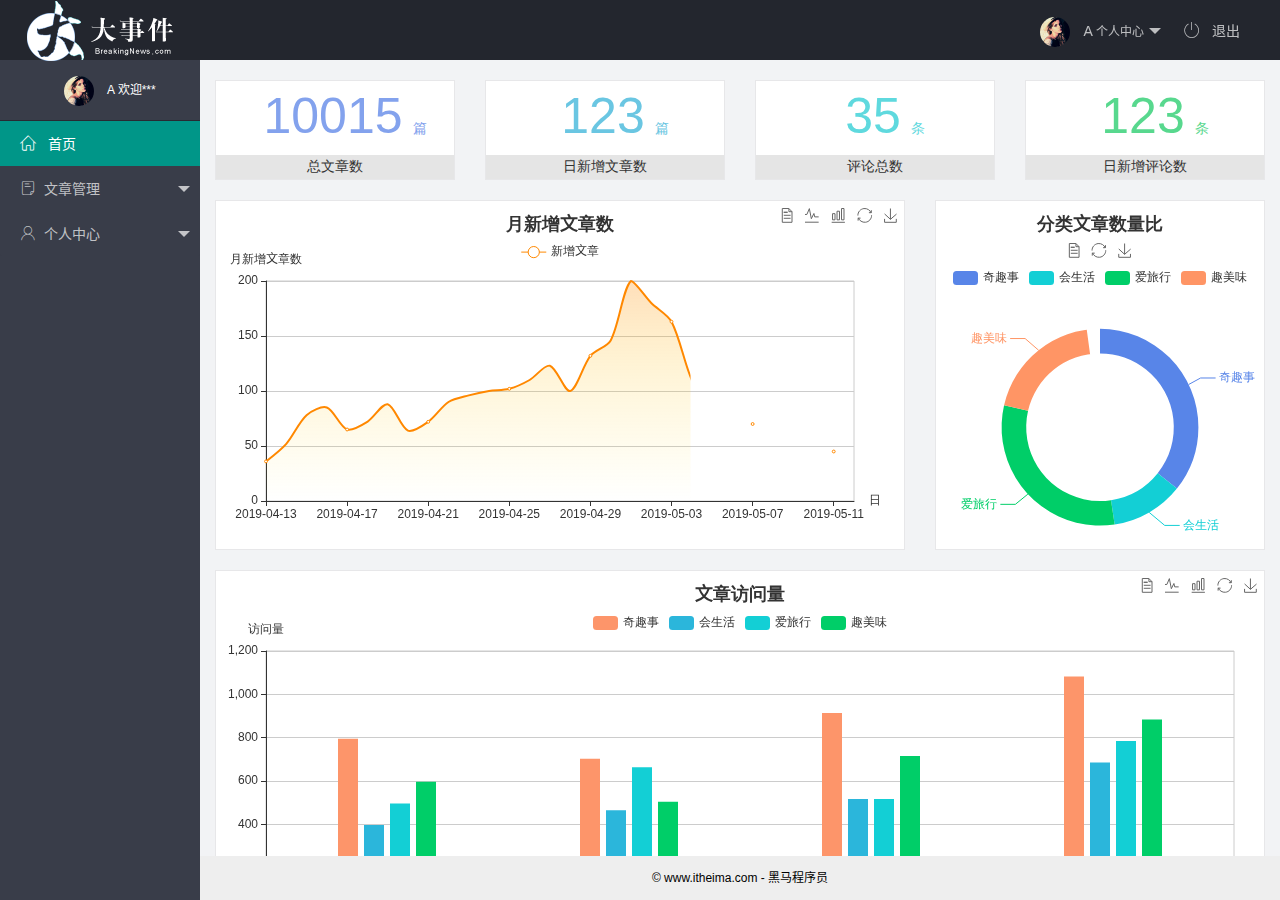
<file: index.html>
<!DOCTYPE html>
<html lang="zh-CN">

<head>
    <meta charset="UTF-8">
    <meta name="viewport" content="width=device-width, initial-scale=1.0">
    <title>后台主页</title>
    <!-- 导入layui的样式表 -->
    <link rel="stylesheet" href="assets/lib/layui/css/layui.css">
    <!-- 导入第三方图标库 -->
    <link rel="stylesheet" href="assets/fonts/iconfont.css">
    <!-- 导入自己的样式表 -->
    <link rel="stylesheet" href="assets/css/index.css">
</head>

<body class="layui-layout-body">
    <div class="layui-layout layui-layout-admin">
        <div class="layui-header">
            <div class="layui-logo">
                <img src="assets/images/logo.png" alt="">
            </div>
            <!-- 头部区域（可配合layui已有的水平导航） -->
            <ul class="layui-nav layui-layout-right">
                <li class="layui-nav-item">
                    <a href="javascript:;" class="userinfo">
                        <img src="assets/images/sample.jpg" class="layui-nav-img">
                        <span class="text-avatar">A</span> 个人中心
                    </a>
                    <dl class="layui-nav-child">
                        <dd><a href="/user/user_info.html" target="fm" id="headInformation">基本资料</a></dd>
                        <dd><a href="/user/user_avatar.html" target="fm" id="headAvatar">更换头像</a></dd>
                        <dd><a href="/user/user_pwd.html" target="fm" id="headPwd">重置密码</a></dd>
                    </dl>
                </li>
                <li class="layui-nav-item">
                    <a href="javascript:;" id="btnLogout">
                        <span class="iconfont icon-tuichu"></span> 退出
                    </a>
                </li>
            </ul>
        </div>

        <div class="layui-side layui-bg-black">
            <div class="layui-side-scroll">
                <div class="userinfo">
                    <img src="assets/images/sample.jpg" class="layui-nav-img">
                    <span class="text-avatar">A</span>
                    <span id="welcome">欢迎***</span>
                </div>
                <!-- 左侧导航区域（可配合layui已有的垂直导航） -->
                <!-- lay-shrink="all"实现一次只展开一个导航栏 -->
                <ul class="layui-nav layui-nav-tree " lay-shrink="all">
                    <li class="layui-nav-item layui-this">
                        <a href="home/dashboard.html" target="fm">
                            <span class="iconfont icon-home"></span> 首页
                        </a>
                    </li>
                    <li class="layui-nav-item ">
                        <a class="" href="javascript:;">
                            <span class="iconfont icon-16
                            "></span>文章管理</a>
                        <dl class="layui-nav-child">
                            <dd>
                                <a href="javascript:;">
                                    <i class="layui-icon layui-icon-app"></i> 文章类别
                                </a>
                            </dd>
                            <dd>
                                <a href="javascript:;">
                                    <i class="layui-icon layui-icon-app"></i> 文字列表
                                </a>
                            </dd>
                            <dd>
                                <a href="javascript:;">
                                    <i class="layui-icon layui-icon-app"></i> 发布文章
                                </a>
                            </dd>
                        </dl>
                    </li>
                    <li class="layui-nav-item">
                        <a href="javascript:;">
                            <span class="iconfont icon-user"></span>个人中心</a>
                        <dl class="layui-nav-child">
                            <dd>
                                <a href="user/user_info.html" target="fm" id="information">
                                    <i class="layui-icon layui-icon-app"></i>基本资料</a>
                            </dd>
                            <dd>
                                <a href="/user/user_avatar.html" target="fm" id="avatar">
                                    <i class="layui-icon layui-icon-app"></i>更换头像</a>
                            </dd>
                            <dd>
                                <a href="/user/user_pwd.html" target="fm" id="pwd">
                                    <i class="layui-icon layui-icon-app"></i>重置密码</a>
                            </dd>
                        </dl>
                    </li>
                </ul>
            </div>
        </div>

        <div class="layui-body">
            <!-- 内容主体区域 -->
            <iframe name="fm" src="home/dashboard.html" frameborder="0"></iframe>
        </div>

        <div class="layui-footer">
            <!-- 底部固定区域 -->
            © www.itheima.com - 黑马程序员
        </div>
    </div>
    <script src="assets/lib/layui/layui.all.js"></script>
    <!-- 导入jquery -->
    <script src="assets/lib/jquery.js"></script>
    <!-- 导入baseAPI -->
    <script src="assets/js/baseAPI.js"></script>
    <!-- 导入自己的js文件 -->
    <script src="assets/js/index.js"></script>
</body>

</html>
</file>
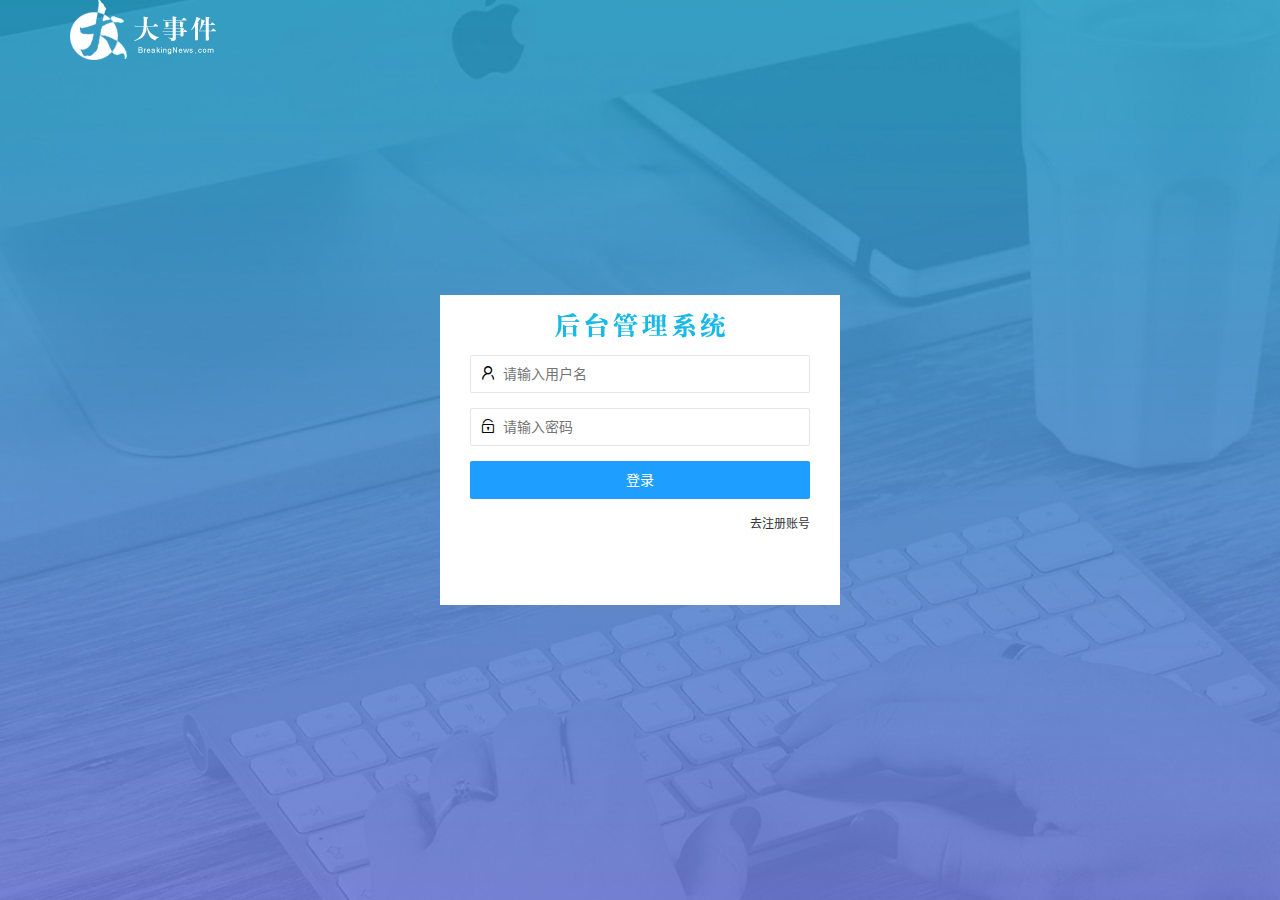
<file: login.html>
<!DOCTYPE html>
<html lang="zh-CN">

<head>
    <meta charset="UTF-8">
    <meta name="viewport" content="width=device-width, initial-scale=1.0">
    <title>大事件登录/注册</title>
    <!-- 导入layui的样式 -->
    <link rel="stylesheet" href="assets/lib/layui/css/layui.css">
    <!-- 导入自己的样式 -->
    <link rel="stylesheet" href="assets/css/login.css">

</head>

<body>
    <!-- 头部的logo区域 -->
    <div class="layui-main">
        <img src="./assets/images/logo.png" alt="">
    </div>
    <!-- 登录注册区域 -->
    <div class="loginAndRegBox">
        <!-- 标题图片 -->
        <div class="title-box"></div>
        <!-- 登录的盒子 -->
        <div class="login-box">
            <!-- 登录的表单 -->
            <form class="layui-form" id="form_login">
                <!-- 用户名 -->
                <div class="layui-form-item">
                    <i class="layui-icon layui-icon-username"></i>
                    <input type="text" name="username" required lay-verify="required" placeholder="请输入用户名" autocomplete="off" class="layui-input">
                </div>
                <!-- 密码 -->
                <div class="layui-form-item">
                    <i class="layui-icon layui-icon-password"></i>
                    <input type="password" name="password" required lay-verify="required|pwd" placeholder="请输入密码" autocomplete="off" class="layui-input">
                </div>
                <!-- 登录按钮 -->
                <div class="layui-form-item">
                    <!-- 注意表单提交按钮和普通按钮的区别：就是lay-submit属性 -->
                    <button class="layui-btn layui-btn-fluid layui-btn-normal" lay-submit>登录</button>
                </div>
                <div class="layui-form-item links">
                    <a href="javascript:;" id="link_reg">去注册账号</a>
                </div>
            </form>

        </div>
        <!-- 注册的盒子 -->
        <div class="reg-box">
            <!-- 注册的表单 -->
            <form class="layui-form" id="form_reg">
                <!-- 用户名 -->
                <div class="layui-form-item">
                    <i class="layui-icon layui-icon-username"></i>
                    <input type="text" name="username" required lay-verify="required" placeholder="请输入用户名" autocomplete="off" class="layui-input">
                </div>
                <!-- 密码 -->
                <div class="layui-form-item">
                    <i class="layui-icon layui-icon-password"></i>
                    <input type="password" name="password" required lay-verify="required|pwd" placeholder="请输入密码" autocomplete="off" class="layui-input">
                </div>
                <!-- 密码确认框 -->
                <div class="layui-form-item">
                    <i class="layui-icon layui-icon-password"></i>
                    <input type="password" name="repassword" required lay-verify="required|pwd|repwd" placeholder="再次确认密码" autocomplete="off" class="layui-input">
                </div>
                <!-- 注册按钮 -->
                <div class="layui-form-item">
                    <!-- 注意表单提交按钮和普通按钮的区别：就是lay-submit属性 -->
                    <button class="layui-btn layui-btn-fluid layui-btn-normal" lay-submit>注册</button>
                </div>
                <div class="layui-form-item links">
                    <a href="javascript:;" id="link_login">去登录</a>
                </div>
            </form>

        </div>
    </div>
    <!-- 导入layui的js文件 -->
    <script src="./assets/lib/layui/layui.all.js"></script>
    <!-- 导入jquery -->
    <script src="./assets/lib/jquery.js"></script>
    <!-- 导入自己封装的baceAPI.js -->
    <script src="./assets/js/baseAPI.js"></script>
    <!-- 导入自己的js -->
    <script src="./assets/js/login.js"></script>
</body>

</html>
</file>
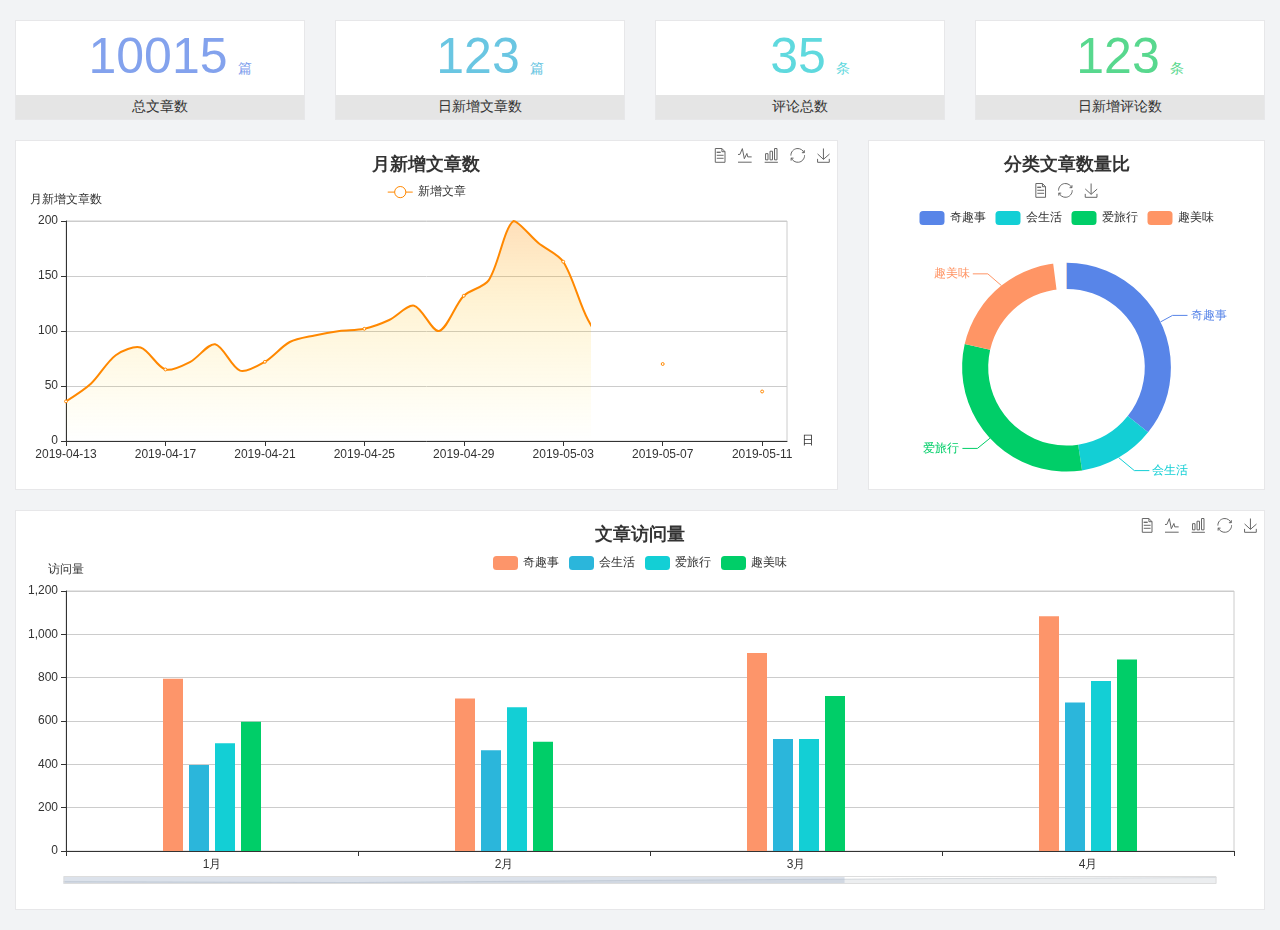
<file: home/dashboard.html>
<!DOCTYPE html>
<html lang="en">

<head>
    <meta charset="UTF-8">
    <meta name="viewport" content="width=device-width, initial-scale=1.0">
    <meta http-equiv="X-UA-Compatible" content="ie=edge">
    <title>图表统计</title>
    <link rel="stylesheet" href="../assets/lib/bootstrap.css" />
    <link rel="stylesheet" href="../assets/lib/main.css" />
    <script src="../assets/lib/jquery.js"></script>
    <script type="text/javascript" src="../assets/lib/echarts.min.js"></script>
</head>

<body>
    <div class="container-fluid">
        <div class="row spannel_list">
            <div class="col-sm-3 col-xs-6">
                <div class="spannel">
                    <em>10015</em><span>篇</span>
                    <b>总文章数</b>
                </div>
            </div>
            <div class="col-sm-3 col-xs-6">
                <div class="spannel scolor01">
                    <em>123</em><span>篇</span>
                    <b>日新增文章数</b>
                </div>
            </div>
            <div class="col-sm-3 col-xs-6">
                <div class="spannel scolor02">
                    <em>35</em><span>条</span>
                    <b>评论总数</b>
                </div>
            </div>
            <div class="col-sm-3 col-xs-6">
                <div class="spannel scolor03">
                    <em>123</em><span>条</span>
                    <b>日新增评论数</b>
                </div>
            </div>
        </div>
    </div>

    <div class="container-fluid">
        <div class="row curve-pie">
            <div class="col-lg-8 col-md-8">
                <div class="gragh_pannel" id="curve_show"></div>
            </div>
            <div class="col-lg-4 col-md-4">
                <div class="gragh_pannel" id="pie_show"></div>
            </div>
        </div>
    </div>

    <div class="container-fluid">
        <div class="column_pannel" id="column_show"></div>
    </div>

    <script>
        var oChart = echarts.init(document.getElementById('curve_show'));
        var aList_all = [{
            'count': 36,
            'date': '2019-04-13'
        }, {
            'count': 52,
            'date': '2019-04-14'
        }, {
            'count': 78,
            'date': '2019-04-15'
        }, {
            'count': 85,
            'date': '2019-04-16'
        }, {
            'count': 65,
            'date': '2019-04-17'
        }, {
            'count': 72,
            'date': '2019-04-18'
        }, {
            'count': 88,
            'date': '2019-04-19'
        }, {
            'count': 64,
            'date': '2019-04-20'
        }, {
            'count': 72,
            'date': '2019-04-21'
        }, {
            'count': 90,
            'date': '2019-04-22'
        }, {
            'count': 96,
            'date': '2019-04-23'
        }, {
            'count': 100,
            'date': '2019-04-24'
        }, {
            'count': 102,
            'date': '2019-04-25'
        }, {
            'count': 110,
            'date': '2019-04-26'
        }, {
            'count': 123,
            'date': '2019-04-27'
        }, {
            'count': 100,
            'date': '2019-04-28'
        }, {
            'count': 132,
            'date': '2019-04-29'
        }, {
            'count': 146,
            'date': '2019-04-30'
        }, {
            'count': 200,
            'date': '2019-05-01'
        }, {
            'count': 180,
            'date': '2019-05-02'
        }, {
            'count': 163,
            'date': '2019-05-03'
        }, {
            'count': 110,
            'date': '2019-05-04'
        }, {
            'count': 80,
            'date': '2019-05-05'
        }, {
            'count': 82,
            'date': '2019-05-06'
        }, {
            'count': 70,
            'date': '2019-05-07'
        }, {
            'count': 65,
            'date': '2019-05-08'
        }, {
            'count': 54,
            'date': '2019-05-09'
        }, {
            'count': 40,
            'date': '2019-05-10'
        }, {
            'count': 45,
            'date': '2019-05-11'
        }, {
            'count': 38,
            'date': '2019-05-12'
        }, ];

        let aCount = [];
        let aDate = [];

        for (var i = 0; i < aList_all.length; i++) {
            aCount.push(aList_all[i].count);
            aDate.push(aList_all[i].date);
        }

        var chartopt = {
            title: {
                text: '月新增文章数',
                left: 'center',
                top: '10'
            },
            tooltip: {
                trigger: 'axis'
            },
            legend: {
                data: ['新增文章'],
                top: '40'
            },
            toolbox: {
                show: true,
                feature: {
                    mark: {
                        show: true
                    },
                    dataView: {
                        show: true,
                        readOnly: false
                    },
                    magicType: {
                        show: true,
                        type: ['line', 'bar']
                    },
                    restore: {
                        show: true
                    },
                    saveAsImage: {
                        show: true
                    }
                }
            },
            calculable: true,
            xAxis: [{
                name: '日',
                type: 'category',
                boundaryGap: false,
                data: aDate
            }],
            yAxis: [{
                name: '月新增文章数',
                type: 'value'
            }],
            series: [{
                name: '新增文章',
                type: 'line',
                smooth: true,
                itemStyle: {
                    normal: {
                        areaStyle: {
                            type: 'default'
                        },
                        color: '#f80'
                    },
                    lineStyle: {
                        color: '#f80'
                    }
                },
                data: aCount
            }],
            areaStyle: {
                normal: {
                    color: new echarts.graphic.LinearGradient(0, 0, 0, 1, [{
                        offset: 0,
                        color: 'rgba(255,136,0,0.39)'
                    }, {
                        offset: .34,
                        color: 'rgba(255,180,0,0.25)'
                    }, {
                        offset: 1,
                        color: 'rgba(255,222,0,0.00)'
                    }])

                }
            },
            grid: {
                show: true,
                x: 50,
                x2: 50,
                y: 80,
                height: 220
            }
        };

        oChart.setOption(chartopt);


        var oPie = echarts.init(document.getElementById('pie_show'));
        var oPieopt = {
            title: {
                top: 10,
                text: '分类文章数量比',
                x: 'center'
            },
            tooltip: {
                trigger: 'item',
                formatter: "{a} <br/>{b} : {c} ({d}%)"
            },
            color: ['#5885e8', '#13cfd5', '#00ce68', '#ff9565'],
            legend: {
                x: 'center',
                top: 65,
                data: ['奇趣事', '会生活', '爱旅行', '趣美味']
            },
            toolbox: {
                show: true,
                x: 'center',
                top: 35,
                feature: {
                    mark: {
                        show: true
                    },
                    dataView: {
                        show: true,
                        readOnly: false
                    },
                    magicType: {
                        show: true,
                        type: ['pie', 'funnel'],
                        option: {
                            funnel: {
                                x: '25%',
                                width: '50%',
                                funnelAlign: 'left',
                                max: 1548
                            }
                        }
                    },
                    restore: {
                        show: true
                    },
                    saveAsImage: {
                        show: true
                    }
                }
            },
            calculable: true,
            series: [{
                name: '访问来源',
                type: 'pie',
                radius: ['45%', '60%'],
                center: ['50%', '65%'],
                data: [{
                    value: 300,
                    name: '奇趣事'
                }, {
                    value: 100,
                    name: '会生活'
                }, {
                    value: 260,
                    name: '爱旅行'
                }, {
                    value: 180,
                    name: '趣美味'
                }]
            }]
        };
        oPie.setOption(oPieopt);



        var oColumn = this.echarts.init(document.getElementById('column_show'));
        var oColumnopt = {
            title: {
                text: '文章访问量',
                left: 'center',
                top: '10'
            },
            tooltip: {
                trigger: 'axis'
            },
            legend: {
                data: ['奇趣事', '会生活', '爱旅行', '趣美味'],
                top: '40'
            },
            toolbox: {
                show: true,
                feature: {
                    mark: {
                        show: true
                    },
                    dataView: {
                        show: true,
                        readOnly: false
                    },
                    magicType: {
                        show: true,
                        type: ['line', 'bar']
                    },
                    restore: {
                        show: true
                    },
                    saveAsImage: {
                        show: true
                    }
                }
            },
            calculable: true,
            xAxis: [{
                type: 'category',
                data: ['1月', '2月', '3月', '4月', '5月']
            }],
            yAxis: [{
                name: '访问量',
                type: 'value'
            }],
            series: [{
                name: '奇趣事',
                type: 'bar',
                barWidth: 20,
                itemStyle: {
                    normal: {
                        areaStyle: {
                            type: 'default'
                        },
                        color: '#fd956a'
                    }
                },
                data: [800, 708, 920, 1090, 1200]
            }, {
                name: '会生活',
                type: 'bar',
                barWidth: 20,
                itemStyle: {
                    normal: {
                        areaStyle: {
                            type: 'default'
                        },
                        color: '#2bb6db'
                    }
                },
                data: [400, 468, 520, 690, 800]
            }, {
                name: '爱旅行',
                type: 'bar',
                barWidth: 20,
                itemStyle: {
                    normal: {
                        areaStyle: {
                            type: 'default'
                        },
                        color: '#13cfd5'
                    }
                },
                data: [500, 668, 520, 790, 900]
            }, {
                name: '趣美味',
                type: 'bar',
                barWidth: 20,
                itemStyle: {
                    normal: {
                        areaStyle: {
                            type: 'default'
                        },
                        color: '#00ce68'
                    }
                },
                data: [600, 508, 720, 890, 1000]
            }],
            grid: {
                show: true,
                x: 50,
                x2: 30,
                y: 80,
                height: 260
            },
            dataZoom: [ //给x轴设置滚动条
                {
                    start: 0, //默认为0
                    end: 100 - 1000 / 31, //默认为100
                    type: 'slider',
                    show: true,
                    xAxisIndex: [0],
                    handleSize: 0, //滑动条的 左右2个滑动条的大小
                    height: 8, //组件高度
                    left: 45, //左边的距离
                    right: 50, //右边的距离
                    bottom: 26, //右边的距离
                    handleColor: '#ddd', //h滑动图标的颜色
                    handleStyle: {
                        borderColor: "#cacaca",
                        borderWidth: "1",
                        shadowBlur: 2,
                        background: "#ddd",
                        shadowColor: "#ddd",
                    }
                }
            ]
        };
        oColumn.setOption(oColumnopt);
    </script>
</body>

</html>
</file>
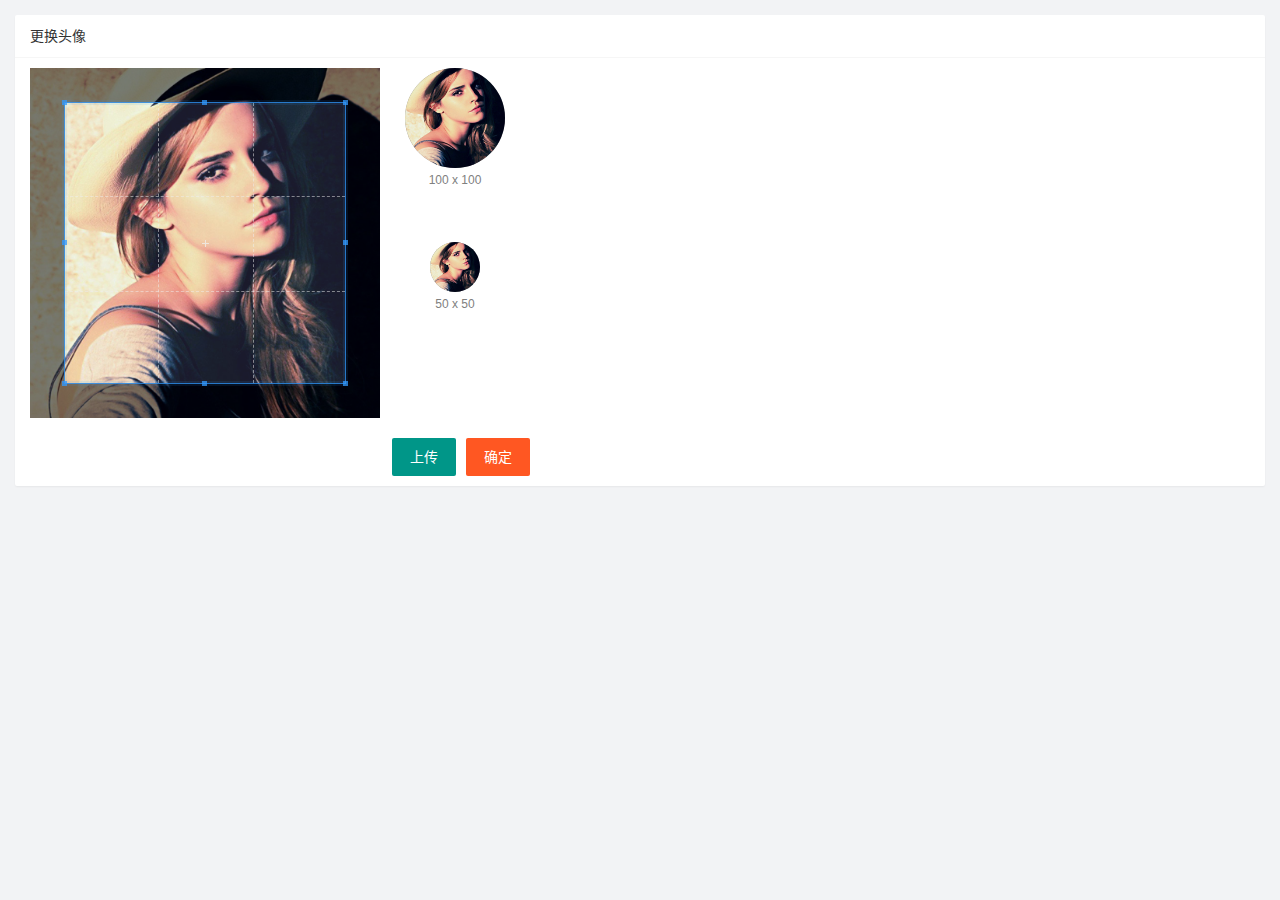
<file: user/user_avatar.html>
<!DOCTYPE html>
<html lang="zh-CN">

<head>
    <meta charset="UTF-8">
    <meta name="viewport" content="width=device-width, initial-scale=1.0">
    <title>Document</title>
    <link rel="stylesheet" href="../assets/lib/layui/css/layui.css">
    <link rel="stylesheet" href="../assets/css/user_avatar.css">
    <link rel="stylesheet" href="../assets/lib/cropper/cropper.css">
</head>

<body>
    <!-- 卡片区域 -->
    <div class="layui-card">
        <div class="layui-card-header">更换头像</div>
        <div class="layui-card-body">
            <!-- 第一行的图片裁剪和预览区域 -->
            <div class="row1">
                <!-- 图片裁剪区域 -->
                <div class="cropper-box">
                    <!-- 这个 img 标签很重要，将来会把它初始化为裁剪区域 -->
                    <img id="image" src="/assets/images/sample.jpg" />
                </div>
                <!-- 图片的预览区域 -->
                <div class="preview-box">
                    <div>
                        <!-- 宽高为 100px 的预览区域 -->
                        <div class="img-preview w100"></div>
                        <p class="size">100 x 100</p>
                    </div>
                    <div>
                        <!-- 宽高为 50px 的预览区域 -->
                        <div class="img-preview w50"></div>
                        <p class="size">50 x 50</p>
                    </div>
                </div>
            </div>

            <!-- 第二行的按钮区域 -->
            <div class="row2">
                <input type="file" id="file" accept="image/png,image/jpeg">
                <button type="button" class="layui-btn" id="btnChooseImage">上传</button>
                <button type="button" class="layui-btn layui-btn-danger" id="btnUpload">确定</button>
            </div>
        </div>
    </div>
    <script src="../assets/lib/layui/layui.all.js"></script>
    <script src="../assets/lib/jquery.js"></script>
    <script src="../assets/lib/cropper/Cropper.js"></script>
    <script src="../assets/lib/cropper/jquery-cropper.js"></script>
    <script src="../assets/js/baseAPI.js"></script>
    <script src="../assets/js/user_avatar.js"></script>
</body>

</html>
</file>
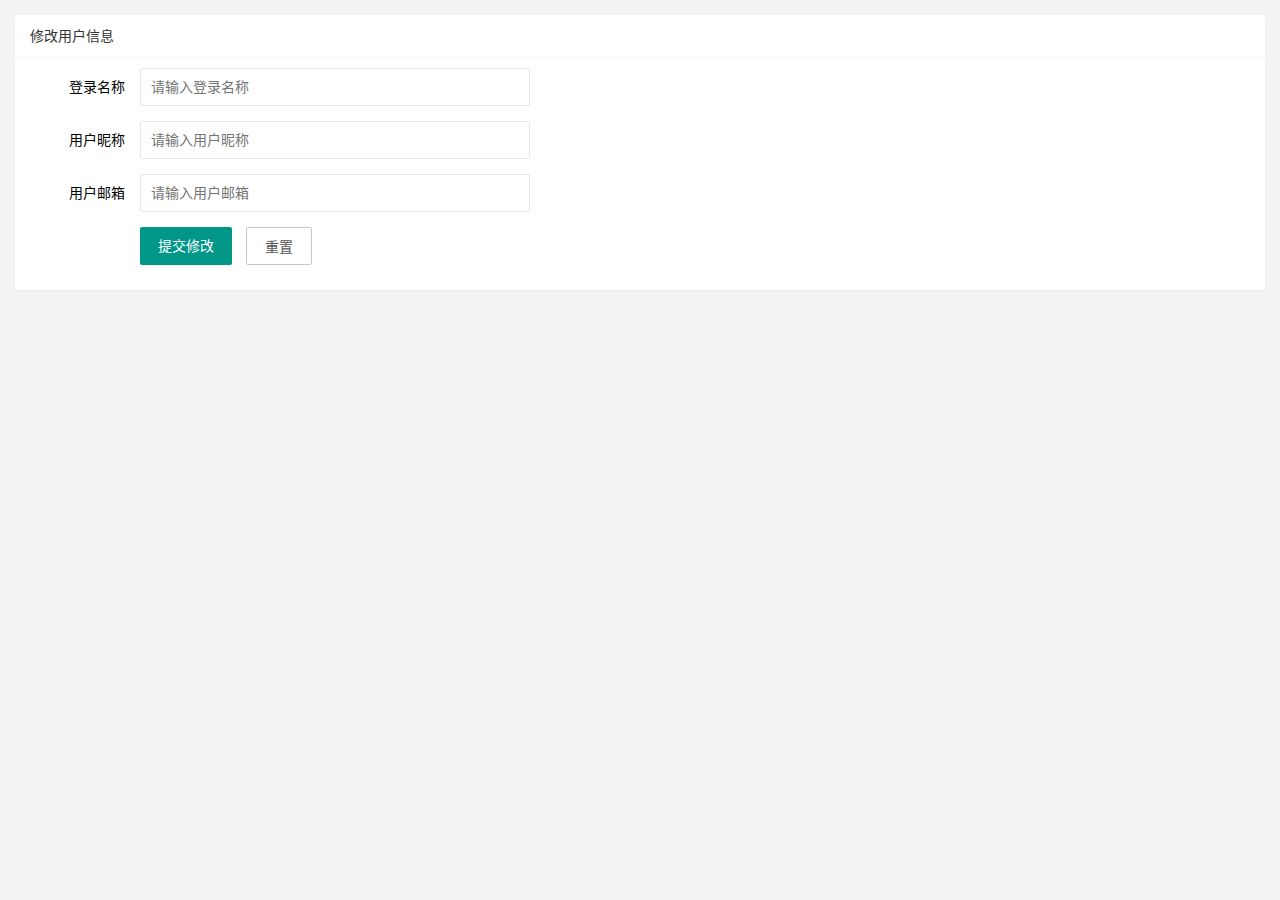
<file: user/user_info.html>
<!DOCTYPE html>
<html lang="zh-CN">

<head>
    <meta charset="UTF-8">
    <meta name="viewport" content="width=device-width, initial-scale=1.0">
    <title>Document</title>
    <!-- 导入layui的样式 -->
    <link rel="stylesheet" href="../assets/lib/layui/css/layui.css">
    <!-- 导入自己的样式 -->
    <link rel="stylesheet" href="../assets/css/user_info.css">
</head>

<body>
    <!-- 卡片区域 -->
    <div class="layui-card">
        <div class="layui-card-header">修改用户信息</div>
        <div class="layui-card-body">
            <!-- form表单区域 -->
            <form class="layui-form" lay-filter="formUserInfo">
                <!-- 这是隐藏域 -->
                <input type="hidden" name="id" value="">
                <div class="layui-form-item">
                    <label class="layui-form-label">登录名称</label>
                    <div class="layui-input-block">
                        <input type="text" name="username" required lay-verify="required" placeholder="请输入登录名称" autocomplete="off" class="layui-input" readonly>
                    </div>
                </div>
                <div class="layui-form-item">
                    <label class="layui-form-label">用户昵称</label>
                    <div class="layui-input-block">
                        <input type="text" name="nickname" required lay-verify="required|nickname" placeholder="请输入用户昵称" autocomplete="off" class="layui-input">
                    </div>
                </div>
                <div class="layui-form-item">
                    <label class="layui-form-label">用户邮箱</label>
                    <div class="layui-input-block">
                        <input type="text" name="email" required lay-verify="required|email" placeholder="请输入用户邮箱" autocomplete="off" class="layui-input">
                    </div>
                </div>
                <div class="layui-form-item">
                    <div class="layui-input-block">
                        <button class="layui-btn" lay-submit lay-filter="formDemo">提交修改</button>
                        <button type="reset" class="layui-btn layui-btn-primary" id="btnReset">重置</button>
                    </div>
                </div>
            </form>
        </div>
    </div>
    <!-- 导入layui的Js -->
    <script src="../assets/lib/layui/layui.all.js"></script>
    <!-- 导入jquery -->
    <script src="../assets/lib/jquery.js"></script>
    <!-- 导入baseAPI -->
    <script src="../assets/js/baseAPI.js"></script>
    <!-- 导入自己的js -->
    <script src="../assets/js/user_info.js"></script>
</body>

</html>
</file>
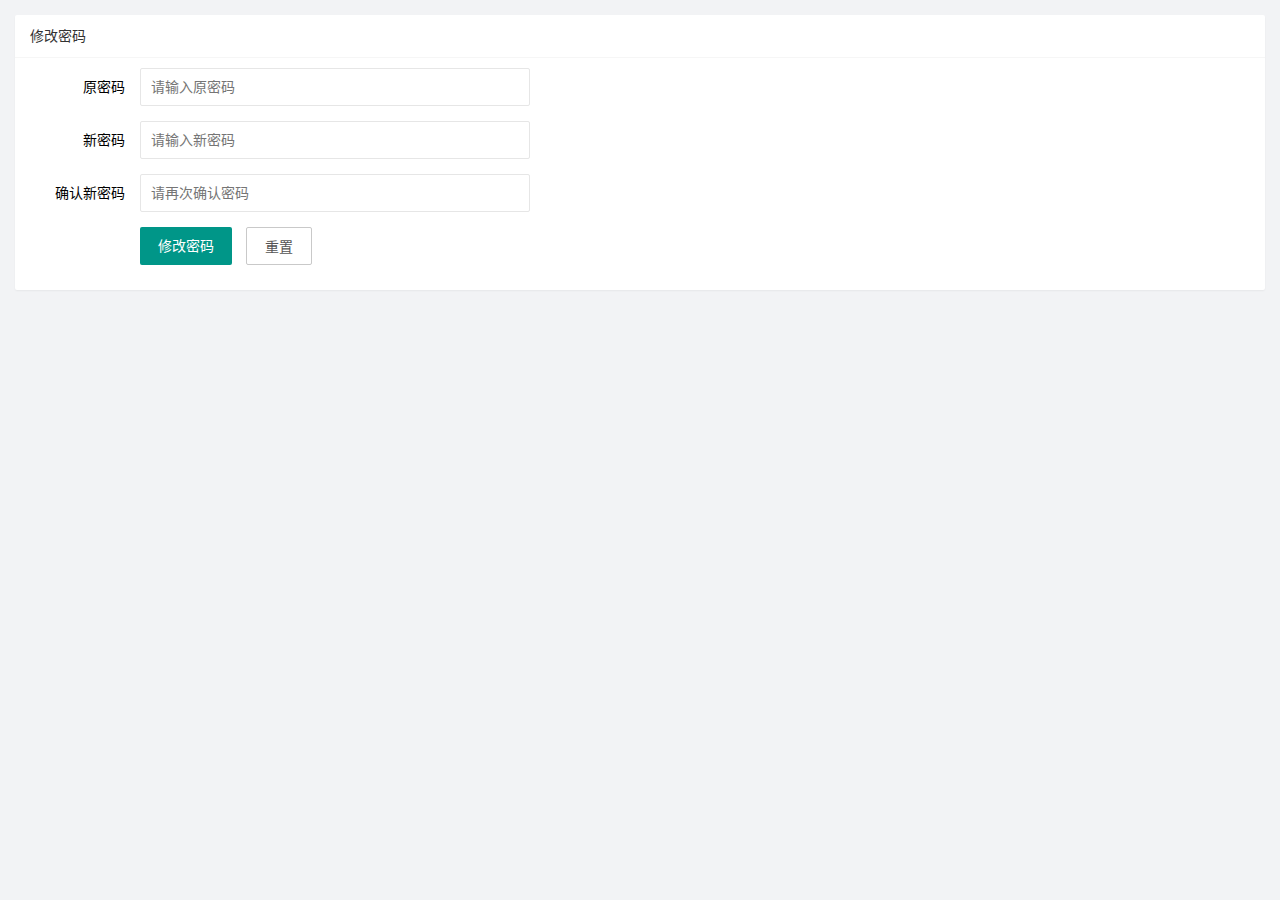
<file: user/user_pwd.html>
<!DOCTYPE html>
<html lang="zh-CN">

<head>
    <meta charset="UTF-8">
    <meta name="viewport" content="width=device-width, initial-scale=1.0">
    <title>Document</title>
    <link rel="stylesheet" href="../assets/lib/layui/css/layui.css">
    <link rel="stylesheet" href="../assets/css/user_pwd.css">
</head>

<body>
    <div class="layui-card">
        <div class="layui-card-header">修改密码</div>
        <div class="layui-card-body">
            <form class="layui-form">
                <div class="layui-form-item">
                    <label class="layui-form-label">原密码</label>
                    <div class="layui-input-block">
                        <input type="password" name="oldPwd" required lay-verify="required|pwd" placeholder="请输入原密码" autocomplete="off" class="layui-input">
                    </div>
                </div>
                <div class="layui-form-item">
                    <label class="layui-form-label">新密码</label>
                    <div class="layui-input-block">
                        <input type="password" name="newPwd" required lay-verify="required|pwd|samePwd" placeholder="请输入新密码" autocomplete="off" class="layui-input">
                    </div>
                </div>
                <div class="layui-form-item">
                    <label class="layui-form-label">确认新密码</label>
                    <div class="layui-input-block">
                        <input type="password" name="rePwd" required lay-verify="required|pwd|rePwd" placeholder="请再次确认密码" autocomplete="off" class="layui-input">
                    </div>
                </div>
                <div class="layui-form-item">
                    <div class="layui-input-block">
                        <button class="layui-btn" lay-submit lay-filter="formDemo">修改密码</button>
                        <button type="reset" class="layui-btn layui-btn-primary">重置</button>
                    </div>
                </div>
            </form>

        </div>
    </div>
    <!-- 导入layui的js -->
    <script src="../assets/lib/layui/layui.all.js"></script>
    <!-- 导入jquery -->
    <script src="../assets/lib/jquery.js"></script>
    <!-- 导入baseAPI -->
    <script src="../assets/js/baseAPI.js"></script>
    <!-- 导入自己的js -->
    <script src="../assets/js/user_pwd.js"></script>
</body>

</html>
</file>
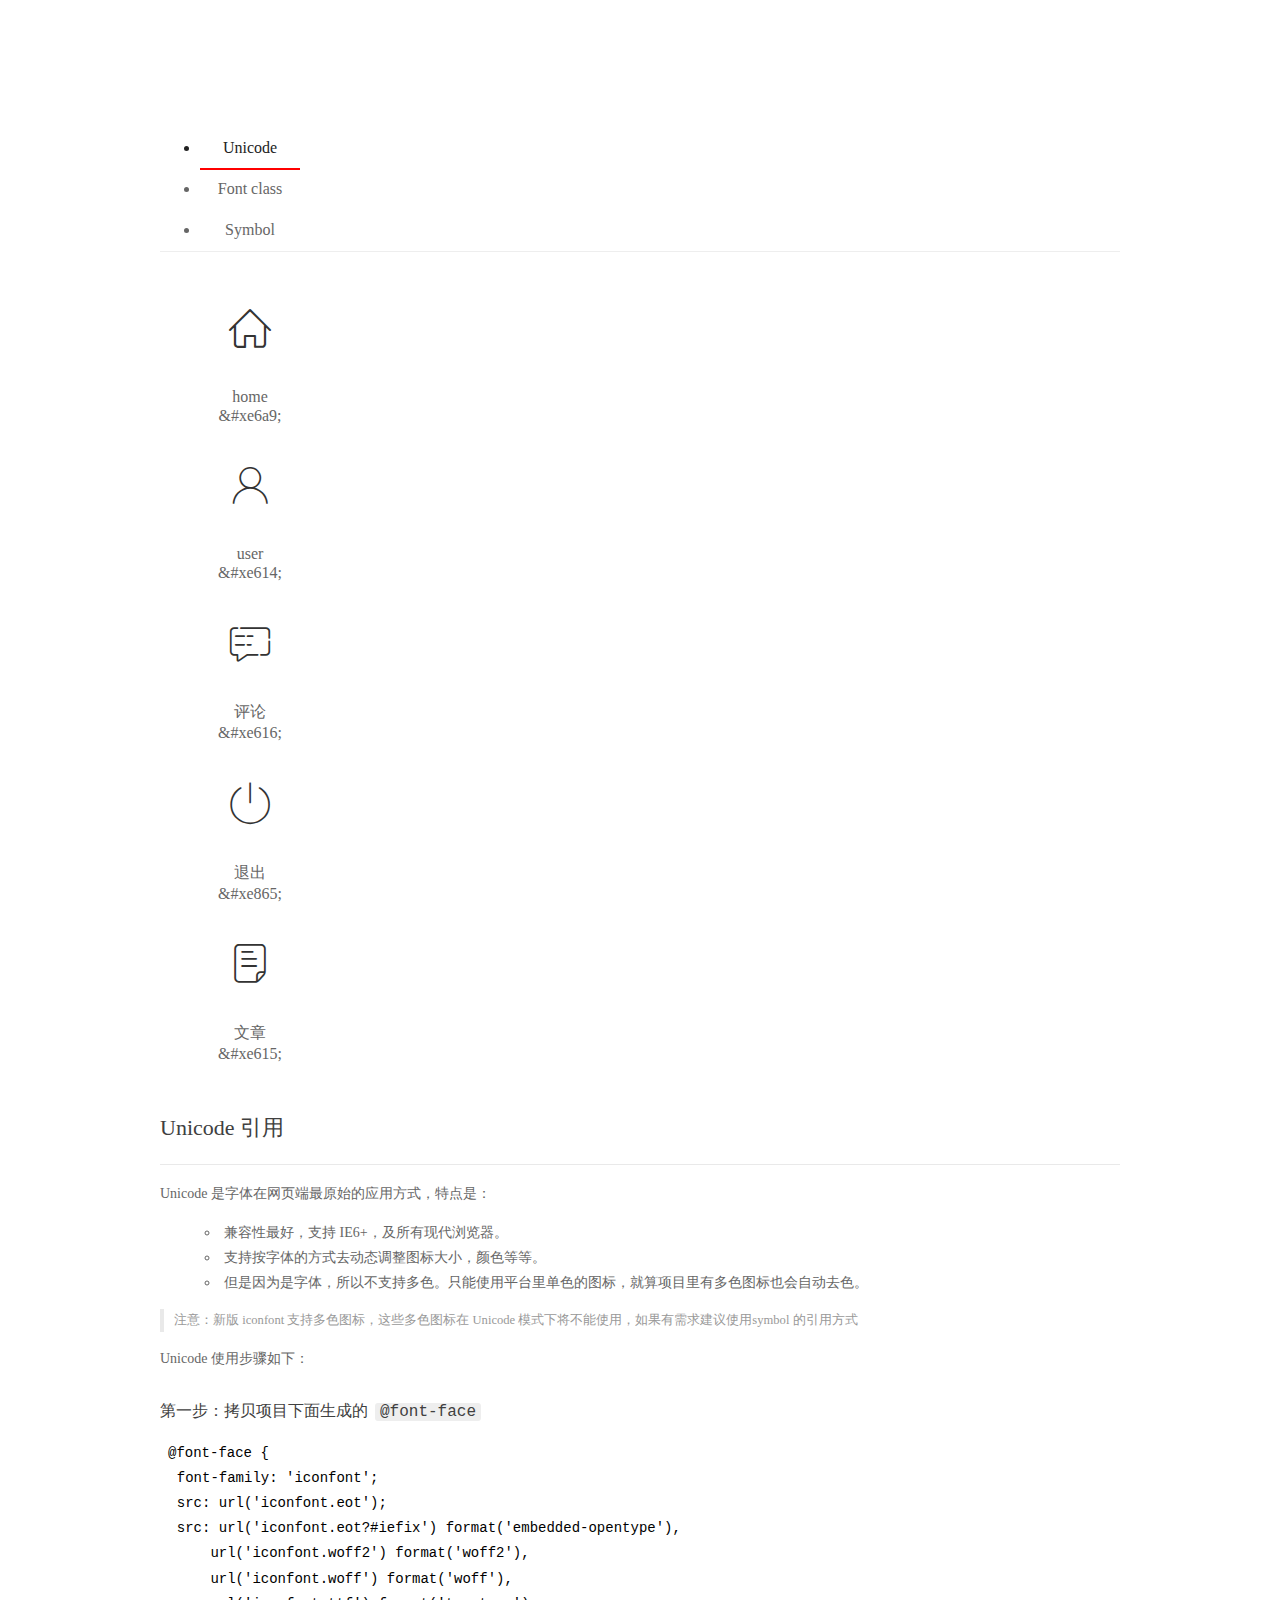
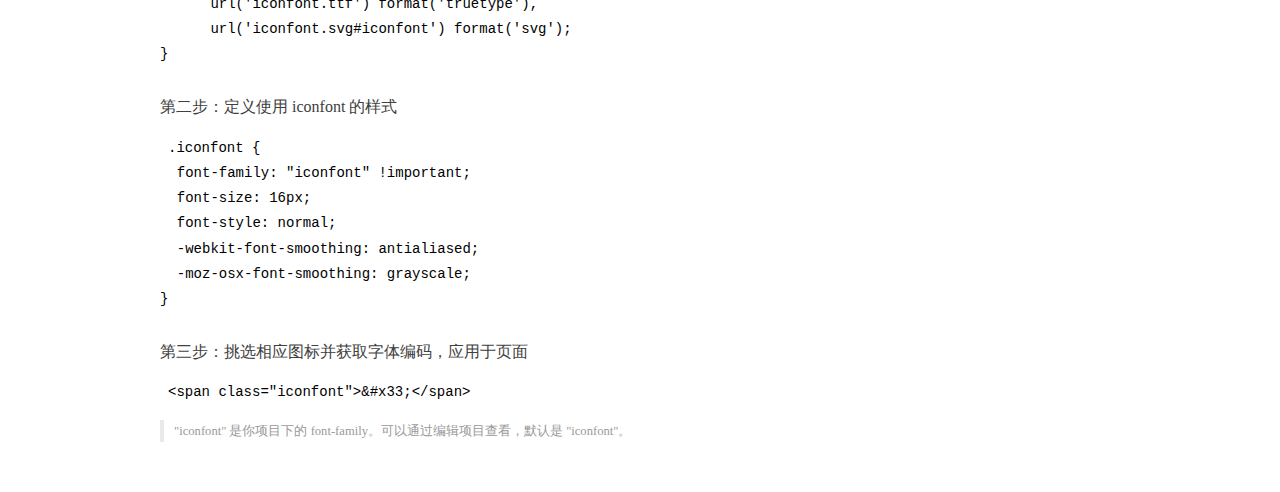
<file: assets/fonts/demo_index.html>
<!DOCTYPE html>
<html>
<head>
  <meta charset="utf-8"/>
  <title>IconFont Demo</title>
  <link rel="shortcut icon" href="https://gtms04.alicdn.com/tps/i4/TB1_oz6GVXXXXaFXpXXJDFnIXXX-64-64.ico" type="image/x-icon"/>
  <link rel="stylesheet" href="https://g.alicdn.com/thx/cube/1.3.2/cube.min.css">
  <link rel="stylesheet" href="demo.css">
  <link rel="stylesheet" href="iconfont.css">
  <script src="iconfont.js"></script>
  <!-- jQuery -->
  <script src="https://a1.alicdn.com/oss/uploads/2018/12/26/7bfddb60-08e8-11e9-9b04-53e73bb6408b.js"></script>
  <!-- 代码高亮 -->
  <script src="https://a1.alicdn.com/oss/uploads/2018/12/26/a3f714d0-08e6-11e9-8a15-ebf944d7534c.js"></script>
</head>
<body>
  <div class="main">
    <h1 class="logo"><a href="https://www.iconfont.cn/" title="iconfont 首页" target="_blank">&#xe86b;</a></h1>
    <div class="nav-tabs">
      <ul id="tabs" class="dib-box">
        <li class="dib active"><span>Unicode</span></li>
        <li class="dib"><span>Font class</span></li>
        <li class="dib"><span>Symbol</span></li>
      </ul>
      
    </div>
    <div class="tab-container">
      <div class="content unicode" style="display: block;">
          <ul class="icon_lists dib-box">
          
            <li class="dib">
              <span class="icon iconfont">&#xe6a9;</span>
                <div class="name">home</div>
                <div class="code-name">&amp;#xe6a9;</div>
              </li>
          
            <li class="dib">
              <span class="icon iconfont">&#xe614;</span>
                <div class="name">user</div>
                <div class="code-name">&amp;#xe614;</div>
              </li>
          
            <li class="dib">
              <span class="icon iconfont">&#xe616;</span>
                <div class="name">评论</div>
                <div class="code-name">&amp;#xe616;</div>
              </li>
          
            <li class="dib">
              <span class="icon iconfont">&#xe865;</span>
                <div class="name">退出</div>
                <div class="code-name">&amp;#xe865;</div>
              </li>
          
            <li class="dib">
              <span class="icon iconfont">&#xe615;</span>
                <div class="name">文章</div>
                <div class="code-name">&amp;#xe615;</div>
              </li>
          
          </ul>
          <div class="article markdown">
          <h2 id="unicode-">Unicode 引用</h2>
          <hr>

          <p>Unicode 是字体在网页端最原始的应用方式，特点是：</p>
          <ul>
            <li>兼容性最好，支持 IE6+，及所有现代浏览器。</li>
            <li>支持按字体的方式去动态调整图标大小，颜色等等。</li>
            <li>但是因为是字体，所以不支持多色。只能使用平台里单色的图标，就算项目里有多色图标也会自动去色。</li>
          </ul>
          <blockquote>
            <p>注意：新版 iconfont 支持多色图标，这些多色图标在 Unicode 模式下将不能使用，如果有需求建议使用symbol 的引用方式</p>
          </blockquote>
          <p>Unicode 使用步骤如下：</p>
          <h3 id="-font-face">第一步：拷贝项目下面生成的 <code>@font-face</code></h3>
<pre><code class="language-css"
>@font-face {
  font-family: 'iconfont';
  src: url('iconfont.eot');
  src: url('iconfont.eot?#iefix') format('embedded-opentype'),
      url('iconfont.woff2') format('woff2'),
      url('iconfont.woff') format('woff'),
      url('iconfont.ttf') format('truetype'),
      url('iconfont.svg#iconfont') format('svg');
}
</code></pre>
          <h3 id="-iconfont-">第二步：定义使用 iconfont 的样式</h3>
<pre><code class="language-css"
>.iconfont {
  font-family: "iconfont" !important;
  font-size: 16px;
  font-style: normal;
  -webkit-font-smoothing: antialiased;
  -moz-osx-font-smoothing: grayscale;
}
</code></pre>
          <h3 id="-">第三步：挑选相应图标并获取字体编码，应用于页面</h3>
<pre>
<code class="language-html"
>&lt;span class="iconfont"&gt;&amp;#x33;&lt;/span&gt;
</code></pre>
          <blockquote>
            <p>"iconfont" 是你项目下的 font-family。可以通过编辑项目查看，默认是 "iconfont"。</p>
          </blockquote>
          </div>
      </div>
      <div class="content font-class">
        <ul class="icon_lists dib-box">
          
          <li class="dib">
            <span class="icon iconfont icon-home"></span>
            <div class="name">
              home
            </div>
            <div class="code-name">.icon-home
            </div>
          </li>
          
          <li class="dib">
            <span class="icon iconfont icon-user"></span>
            <div class="name">
              user
            </div>
            <div class="code-name">.icon-user
            </div>
          </li>
          
          <li class="dib">
            <span class="icon iconfont icon-pinglun"></span>
            <div class="name">
              评论
            </div>
            <div class="code-name">.icon-pinglun
            </div>
          </li>
          
          <li class="dib">
            <span class="icon iconfont icon-tuichu"></span>
            <div class="name">
              退出
            </div>
            <div class="code-name">.icon-tuichu
            </div>
          </li>
          
          <li class="dib">
            <span class="icon iconfont icon-16"></span>
            <div class="name">
              文章
            </div>
            <div class="code-name">.icon-16
            </div>
          </li>
          
        </ul>
        <div class="article markdown">
        <h2 id="font-class-">font-class 引用</h2>
        <hr>

        <p>font-class 是 Unicode 使用方式的一种变种，主要是解决 Unicode 书写不直观，语意不明确的问题。</p>
        <p>与 Unicode 使用方式相比，具有如下特点：</p>
        <ul>
          <li>兼容性良好，支持 IE8+，及所有现代浏览器。</li>
          <li>相比于 Unicode 语意明确，书写更直观。可以很容易分辨这个 icon 是什么。</li>
          <li>因为使用 class 来定义图标，所以当要替换图标时，只需要修改 class 里面的 Unicode 引用。</li>
          <li>不过因为本质上还是使用的字体，所以多色图标还是不支持的。</li>
        </ul>
        <p>使用步骤如下：</p>
        <h3 id="-fontclass-">第一步：引入项目下面生成的 fontclass 代码：</h3>
<pre><code class="language-html">&lt;link rel="stylesheet" href="./iconfont.css"&gt;
</code></pre>
        <h3 id="-">第二步：挑选相应图标并获取类名，应用于页面：</h3>
<pre><code class="language-html">&lt;span class="iconfont icon-xxx"&gt;&lt;/span&gt;
</code></pre>
        <blockquote>
          <p>"
            iconfont" 是你项目下的 font-family。可以通过编辑项目查看，默认是 "iconfont"。</p>
        </blockquote>
      </div>
      </div>
      <div class="content symbol">
          <ul class="icon_lists dib-box">
          
            <li class="dib">
                <svg class="icon svg-icon" aria-hidden="true">
                  <use xlink:href="#icon-home"></use>
                </svg>
                <div class="name">home</div>
                <div class="code-name">#icon-home</div>
            </li>
          
            <li class="dib">
                <svg class="icon svg-icon" aria-hidden="true">
                  <use xlink:href="#icon-user"></use>
                </svg>
                <div class="name">user</div>
                <div class="code-name">#icon-user</div>
            </li>
          
            <li class="dib">
                <svg class="icon svg-icon" aria-hidden="true">
                  <use xlink:href="#icon-pinglun"></use>
                </svg>
                <div class="name">评论</div>
                <div class="code-name">#icon-pinglun</div>
            </li>
          
            <li class="dib">
                <svg class="icon svg-icon" aria-hidden="true">
                  <use xlink:href="#icon-tuichu"></use>
                </svg>
                <div class="name">退出</div>
                <div class="code-name">#icon-tuichu</div>
            </li>
          
            <li class="dib">
                <svg class="icon svg-icon" aria-hidden="true">
                  <use xlink:href="#icon-16"></use>
                </svg>
                <div class="name">文章</div>
                <div class="code-name">#icon-16</div>
            </li>
          
          </ul>
          <div class="article markdown">
          <h2 id="symbol-">Symbol 引用</h2>
          <hr>

          <p>这是一种全新的使用方式，应该说这才是未来的主流，也是平台目前推荐的用法。相关介绍可以参考这篇<a href="">文章</a>
            这种用法其实是做了一个 SVG 的集合，与另外两种相比具有如下特点：</p>
          <ul>
            <li>支持多色图标了，不再受单色限制。</li>
            <li>通过一些技巧，支持像字体那样，通过 <code>font-size</code>, <code>color</code> 来调整样式。</li>
            <li>兼容性较差，支持 IE9+，及现代浏览器。</li>
            <li>浏览器渲染 SVG 的性能一般，还不如 png。</li>
          </ul>
          <p>使用步骤如下：</p>
          <h3 id="-symbol-">第一步：引入项目下面生成的 symbol 代码：</h3>
<pre><code class="language-html">&lt;script src="./iconfont.js"&gt;&lt;/script&gt;
</code></pre>
          <h3 id="-css-">第二步：加入通用 CSS 代码（引入一次就行）：</h3>
<pre><code class="language-html">&lt;style&gt;
.icon {
  width: 1em;
  height: 1em;
  vertical-align: -0.15em;
  fill: currentColor;
  overflow: hidden;
}
&lt;/style&gt;
</code></pre>
          <h3 id="-">第三步：挑选相应图标并获取类名，应用于页面：</h3>
<pre><code class="language-html">&lt;svg class="icon" aria-hidden="true"&gt;
  &lt;use xlink:href="#icon-xxx"&gt;&lt;/use&gt;
&lt;/svg&gt;
</code></pre>
          </div>
      </div>

    </div>
  </div>
  <script>
  $(document).ready(function () {
      $('.tab-container .content:first').show()

      $('#tabs li').click(function (e) {
        var tabContent = $('.tab-container .content')
        var index = $(this).index()

        if ($(this).hasClass('active')) {
          return
        } else {
          $('#tabs li').removeClass('active')
          $(this).addClass('active')

          tabContent.hide().eq(index).fadeIn()
        }
      })
    })
  </script>
</body>
</html>
</file>
<file: assets/lib/layui/css/layui.css>
/** layui-v2.5.5 MIT License By https://www.layui.com */
 .layui-inline,img{display:inline-block;vertical-align:middle}h1,h2,h3,h4,h5,h6{font-weight:400}.layui-edge,.layui-header,.layui-inline,.layui-main{position:relative}.layui-body,.layui-edge,.layui-elip{overflow:hidden}.layui-btn,.layui-edge,.layui-inline,img{vertical-align:middle}.layui-btn,.layui-disabled,.layui-icon,.layui-unselect{-moz-user-select:none;-webkit-user-select:none;-ms-user-select:none}.layui-elip,.layui-form-checkbox span,.layui-form-pane .layui-form-label{text-overflow:ellipsis;white-space:nowrap}.layui-breadcrumb,.layui-tree-btnGroup{visibility:hidden}blockquote,body,button,dd,div,dl,dt,form,h1,h2,h3,h4,h5,h6,input,li,ol,p,pre,td,textarea,th,ul{margin:0;padding:0;-webkit-tap-highlight-color:rgba(0,0,0,0)}a:active,a:hover{outline:0}img{border:none}li{list-style:none}table{border-collapse:collapse;border-spacing:0}h4,h5,h6{font-size:100%}button,input,optgroup,option,select,textarea{font-family:inherit;font-size:inherit;font-style:inherit;font-weight:inherit;outline:0}pre{white-space:pre-wrap;white-space:-moz-pre-wrap;white-space:-pre-wrap;white-space:-o-pre-wrap;word-wrap:break-word}body{line-height:24px;font:14px Helvetica Neue,Helvetica,PingFang SC,Tahoma,Arial,sans-serif}hr{height:1px;margin:10px 0;border:0;clear:both}a{color:#333;text-decoration:none}a:hover{color:#777}a cite{font-style:normal;*cursor:pointer}.layui-border-box,.layui-border-box *{box-sizing:border-box}.layui-box,.layui-box *{box-sizing:content-box}.layui-clear{clear:both;*zoom:1}.layui-clear:after{content:'\20';clear:both;*zoom:1;display:block;height:0}.layui-inline{*display:inline;*zoom:1}.layui-edge{display:inline-block;width:0;height:0;border-width:6px;border-style:dashed;border-color:transparent}.layui-edge-top{top:-4px;border-bottom-color:#999;border-bottom-style:solid}.layui-edge-right{border-left-color:#999;border-left-style:solid}.layui-edge-bottom{top:2px;border-top-color:#999;border-top-style:solid}.layui-edge-left{border-right-color:#999;border-right-style:solid}.layui-disabled,.layui-disabled:hover{color:#d2d2d2!important;cursor:not-allowed!important}.layui-circle{border-radius:100%}.layui-show{display:block!important}.layui-hide{display:none!important}@font-face{font-family:layui-icon;src:url(../font/iconfont.eot?v=250);src:url(../font/iconfont.eot?v=250#iefix) format('embedded-opentype'),url(../font/iconfont.woff2?v=250) format('woff2'),url(../font/iconfont.woff?v=250) format('woff'),url(../font/iconfont.ttf?v=250) format('truetype'),url(../font/iconfont.svg?v=250#layui-icon) format('svg')}.layui-icon{font-family:layui-icon!important;font-size:16px;font-style:normal;-webkit-font-smoothing:antialiased;-moz-osx-font-smoothing:grayscale}.layui-icon-reply-fill:before{content:"\e611"}.layui-icon-set-fill:before{content:"\e614"}.layui-icon-menu-fill:before{content:"\e60f"}.layui-icon-search:before{content:"\e615"}.layui-icon-share:before{content:"\e641"}.layui-icon-set-sm:before{content:"\e620"}.layui-icon-engine:before{content:"\e628"}.layui-icon-close:before{content:"\1006"}.layui-icon-close-fill:before{content:"\1007"}.layui-icon-chart-screen:before{content:"\e629"}.layui-icon-star:before{content:"\e600"}.layui-icon-circle-dot:before{content:"\e617"}.layui-icon-chat:before{content:"\e606"}.layui-icon-release:before{content:"\e609"}.layui-icon-list:before{content:"\e60a"}.layui-icon-chart:before{content:"\e62c"}.layui-icon-ok-circle:before{content:"\1005"}.layui-icon-layim-theme:before{content:"\e61b"}.layui-icon-table:before{content:"\e62d"}.layui-icon-right:before{content:"\e602"}.layui-icon-left:before{content:"\e603"}.layui-icon-cart-simple:before{content:"\e698"}.layui-icon-face-cry:before{content:"\e69c"}.layui-icon-face-smile:before{content:"\e6af"}.layui-icon-survey:before{content:"\e6b2"}.layui-icon-tree:before{content:"\e62e"}.layui-icon-upload-circle:before{content:"\e62f"}.layui-icon-add-circle:before{content:"\e61f"}.layui-icon-download-circle:before{content:"\e601"}.layui-icon-templeate-1:before{content:"\e630"}.layui-icon-util:before{content:"\e631"}.layui-icon-face-surprised:before{content:"\e664"}.layui-icon-edit:before{content:"\e642"}.layui-icon-speaker:before{content:"\e645"}.layui-icon-down:before{content:"\e61a"}.layui-icon-file:before{content:"\e621"}.layui-icon-layouts:before{content:"\e632"}.layui-icon-rate-half:before{content:"\e6c9"}.layui-icon-add-circle-fine:before{content:"\e608"}.layui-icon-prev-circle:before{content:"\e633"}.layui-icon-read:before{content:"\e705"}.layui-icon-404:before{content:"\e61c"}.layui-icon-carousel:before{content:"\e634"}.layui-icon-help:before{content:"\e607"}.layui-icon-code-circle:before{content:"\e635"}.layui-icon-water:before{content:"\e636"}.layui-icon-username:before{content:"\e66f"}.layui-icon-find-fill:before{content:"\e670"}.layui-icon-about:before{content:"\e60b"}.layui-icon-location:before{content:"\e715"}.layui-icon-up:before{content:"\e619"}.layui-icon-pause:before{content:"\e651"}.layui-icon-date:before{content:"\e637"}.layui-icon-layim-uploadfile:before{content:"\e61d"}.layui-icon-delete:before{content:"\e640"}.layui-icon-play:before{content:"\e652"}.layui-icon-top:before{content:"\e604"}.layui-icon-friends:before{content:"\e612"}.layui-icon-refresh-3:before{content:"\e9aa"}.layui-icon-ok:before{content:"\e605"}.layui-icon-layer:before{content:"\e638"}.layui-icon-face-smile-fine:before{content:"\e60c"}.layui-icon-dollar:before{content:"\e659"}.layui-icon-group:before{content:"\e613"}.layui-icon-layim-download:before{content:"\e61e"}.layui-icon-picture-fine:before{content:"\e60d"}.layui-icon-link:before{content:"\e64c"}.layui-icon-diamond:before{content:"\e735"}.layui-icon-log:before{content:"\e60e"}.layui-icon-rate-solid:before{content:"\e67a"}.layui-icon-fonts-del:before{content:"\e64f"}.layui-icon-unlink:before{content:"\e64d"}.layui-icon-fonts-clear:before{content:"\e639"}.layui-icon-triangle-r:before{content:"\e623"}.layui-icon-circle:before{content:"\e63f"}.layui-icon-radio:before{content:"\e643"}.layui-icon-align-center:before{content:"\e647"}.layui-icon-align-right:before{content:"\e648"}.layui-icon-align-left:before{content:"\e649"}.layui-icon-loading-1:before{content:"\e63e"}.layui-icon-return:before{content:"\e65c"}.layui-icon-fonts-strong:before{content:"\e62b"}.layui-icon-upload:before{content:"\e67c"}.layui-icon-dialogue:before{content:"\e63a"}.layui-icon-video:before{content:"\e6ed"}.layui-icon-headset:before{content:"\e6fc"}.layui-icon-cellphone-fine:before{content:"\e63b"}.layui-icon-add-1:before{content:"\e654"}.layui-icon-face-smile-b:before{content:"\e650"}.layui-icon-fonts-html:before{content:"\e64b"}.layui-icon-form:before{content:"\e63c"}.layui-icon-cart:before{content:"\e657"}.layui-icon-camera-fill:before{content:"\e65d"}.layui-icon-tabs:before{content:"\e62a"}.layui-icon-fonts-code:before{content:"\e64e"}.layui-icon-fire:before{content:"\e756"}.layui-icon-set:before{content:"\e716"}.layui-icon-fonts-u:before{content:"\e646"}.layui-icon-triangle-d:before{content:"\e625"}.layui-icon-tips:before{content:"\e702"}.layui-icon-picture:before{content:"\e64a"}.layui-icon-more-vertical:before{content:"\e671"}.layui-icon-flag:before{content:"\e66c"}.layui-icon-loading:before{content:"\e63d"}.layui-icon-fonts-i:before{content:"\e644"}.layui-icon-refresh-1:before{content:"\e666"}.layui-icon-rmb:before{content:"\e65e"}.layui-icon-home:before{content:"\e68e"}.layui-icon-user:before{content:"\e770"}.layui-icon-notice:before{content:"\e667"}.layui-icon-login-weibo:before{content:"\e675"}.layui-icon-voice:before{content:"\e688"}.layui-icon-upload-drag:before{content:"\e681"}.layui-icon-login-qq:before{content:"\e676"}.layui-icon-snowflake:before{content:"\e6b1"}.layui-icon-file-b:before{content:"\e655"}.layui-icon-template:before{content:"\e663"}.layui-icon-auz:before{content:"\e672"}.layui-icon-console:before{content:"\e665"}.layui-icon-app:before{content:"\e653"}.layui-icon-prev:before{content:"\e65a"}.layui-icon-website:before{content:"\e7ae"}.layui-icon-next:before{content:"\e65b"}.layui-icon-component:before{content:"\e857"}.layui-icon-more:before{content:"\e65f"}.layui-icon-login-wechat:before{content:"\e677"}.layui-icon-shrink-right:before{content:"\e668"}.layui-icon-spread-left:before{content:"\e66b"}.layui-icon-camera:before{content:"\e660"}.layui-icon-note:before{content:"\e66e"}.layui-icon-refresh:before{content:"\e669"}.layui-icon-female:before{content:"\e661"}.layui-icon-male:before{content:"\e662"}.layui-icon-password:before{content:"\e673"}.layui-icon-senior:before{content:"\e674"}.layui-icon-theme:before{content:"\e66a"}.layui-icon-tread:before{content:"\e6c5"}.layui-icon-praise:before{content:"\e6c6"}.layui-icon-star-fill:before{content:"\e658"}.layui-icon-rate:before{content:"\e67b"}.layui-icon-template-1:before{content:"\e656"}.layui-icon-vercode:before{content:"\e679"}.layui-icon-cellphone:before{content:"\e678"}.layui-icon-screen-full:before{content:"\e622"}.layui-icon-screen-restore:before{content:"\e758"}.layui-icon-cols:before{content:"\e610"}.layui-icon-export:before{content:"\e67d"}.layui-icon-print:before{content:"\e66d"}.layui-icon-slider:before{content:"\e714"}.layui-icon-addition:before{content:"\e624"}.layui-icon-subtraction:before{content:"\e67e"}.layui-icon-service:before{content:"\e626"}.layui-icon-transfer:before{content:"\e691"}.layui-main{width:1140px;margin:0 auto}.layui-header{z-index:1000;height:60px}.layui-header a:hover{transition:all .5s;-webkit-transition:all .5s}.layui-side{position:fixed;left:0;top:0;bottom:0;z-index:999;width:200px;overflow-x:hidden}.layui-side-scroll{position:relative;width:220px;height:100%;overflow-x:hidden}.layui-body{position:absolute;left:200px;right:0;top:0;bottom:0;z-index:998;width:auto;overflow-y:auto;box-sizing:border-box}.layui-layout-body{overflow:hidden}.layui-layout-admin .layui-header{background-color:#23262E}.layui-layout-admin .layui-side{top:60px;width:200px;overflow-x:hidden}.layui-layout-admin .layui-body{position:fixed;top:60px;bottom:44px}.layui-layout-admin .layui-main{width:auto;margin:0 15px}.layui-layout-admin .layui-footer{position:fixed;left:200px;right:0;bottom:0;height:44px;line-height:44px;padding:0 15px;background-color:#eee}.layui-layout-admin .layui-logo{position:absolute;left:0;top:0;width:200px;height:100%;line-height:60px;text-align:center;color:#009688;font-size:16px}.layui-layout-admin .layui-header .layui-nav{background:0 0}.layui-layout-left{position:absolute!important;left:200px;top:0}.layui-layout-right{position:absolute!important;right:0;top:0}.layui-container{position:relative;margin:0 auto;padding:0 15px;box-sizing:border-box}.layui-fluid{position:relative;margin:0 auto;padding:0 15px}.layui-row:after,.layui-row:before{content:'';display:block;clear:both}.layui-col-lg1,.layui-col-lg10,.layui-col-lg11,.layui-col-lg12,.layui-col-lg2,.layui-col-lg3,.layui-col-lg4,.layui-col-lg5,.layui-col-lg6,.layui-col-lg7,.layui-col-lg8,.layui-col-lg9,.layui-col-md1,.layui-col-md10,.layui-col-md11,.layui-col-md12,.layui-col-md2,.layui-col-md3,.layui-col-md4,.layui-col-md5,.layui-col-md6,.layui-col-md7,.layui-col-md8,.layui-col-md9,.layui-col-sm1,.layui-col-sm10,.layui-col-sm11,.layui-col-sm12,.layui-col-sm2,.layui-col-sm3,.layui-col-sm4,.layui-col-sm5,.layui-col-sm6,.layui-col-sm7,.layui-col-sm8,.layui-col-sm9,.layui-col-xs1,.layui-col-xs10,.layui-col-xs11,.layui-col-xs12,.layui-col-xs2,.layui-col-xs3,.layui-col-xs4,.layui-col-xs5,.layui-col-xs6,.layui-col-xs7,.layui-col-xs8,.layui-col-xs9{position:relative;display:block;box-sizing:border-box}.layui-col-xs1,.layui-col-xs10,.layui-col-xs11,.layui-col-xs12,.layui-col-xs2,.layui-col-xs3,.layui-col-xs4,.layui-col-xs5,.layui-col-xs6,.layui-col-xs7,.layui-col-xs8,.layui-col-xs9{float:left}.layui-col-xs1{width:8.33333333%}.layui-col-xs2{width:16.66666667%}.layui-col-xs3{width:25%}.layui-col-xs4{width:33.33333333%}.layui-col-xs5{width:41.66666667%}.layui-col-xs6{width:50%}.layui-col-xs7{width:58.33333333%}.layui-col-xs8{width:66.66666667%}.layui-col-xs9{width:75%}.layui-col-xs10{width:83.33333333%}.layui-col-xs11{width:91.66666667%}.layui-col-xs12{width:100%}.layui-col-xs-offset1{margin-left:8.33333333%}.layui-col-xs-offset2{margin-left:16.66666667%}.layui-col-xs-offset3{margin-left:25%}.layui-col-xs-offset4{margin-left:33.33333333%}.layui-col-xs-offset5{margin-left:41.66666667%}.layui-col-xs-offset6{margin-left:50%}.layui-col-xs-offset7{margin-left:58.33333333%}.layui-col-xs-offset8{margin-left:66.66666667%}.layui-col-xs-offset9{margin-left:75%}.layui-col-xs-offset10{margin-left:83.33333333%}.layui-col-xs-offset11{margin-left:91.66666667%}.layui-col-xs-offset12{margin-left:100%}@media screen and (max-width:768px){.layui-hide-xs{display:none!important}.layui-show-xs-block{display:block!important}.layui-show-xs-inline{display:inline!important}.layui-show-xs-inline-block{display:inline-block!important}}@media screen and (min-width:768px){.layui-container{width:750px}.layui-hide-sm{display:none!important}.layui-show-sm-block{display:block!important}.layui-show-sm-inline{display:inline!important}.layui-show-sm-inline-block{display:inline-block!important}.layui-col-sm1,.layui-col-sm10,.layui-col-sm11,.layui-col-sm12,.layui-col-sm2,.layui-col-sm3,.layui-col-sm4,.layui-col-sm5,.layui-col-sm6,.layui-col-sm7,.layui-col-sm8,.layui-col-sm9{float:left}.layui-col-sm1{width:8.33333333%}.layui-col-sm2{width:16.66666667%}.layui-col-sm3{width:25%}.layui-col-sm4{width:33.33333333%}.layui-col-sm5{width:41.66666667%}.layui-col-sm6{width:50%}.layui-col-sm7{width:58.33333333%}.layui-col-sm8{width:66.66666667%}.layui-col-sm9{width:75%}.layui-col-sm10{width:83.33333333%}.layui-col-sm11{width:91.66666667%}.layui-col-sm12{width:100%}.layui-col-sm-offset1{margin-left:8.33333333%}.layui-col-sm-offset2{margin-left:16.66666667%}.layui-col-sm-offset3{margin-left:25%}.layui-col-sm-offset4{margin-left:33.33333333%}.layui-col-sm-offset5{margin-left:41.66666667%}.layui-col-sm-offset6{margin-left:50%}.layui-col-sm-offset7{margin-left:58.33333333%}.layui-col-sm-offset8{margin-left:66.66666667%}.layui-col-sm-offset9{margin-left:75%}.layui-col-sm-offset10{margin-left:83.33333333%}.layui-col-sm-offset11{margin-left:91.66666667%}.layui-col-sm-offset12{margin-left:100%}}@media screen and (min-width:992px){.layui-container{width:970px}.layui-hide-md{display:none!important}.layui-show-md-block{display:block!important}.layui-show-md-inline{display:inline!important}.layui-show-md-inline-block{display:inline-block!important}.layui-col-md1,.layui-col-md10,.layui-col-md11,.layui-col-md12,.layui-col-md2,.layui-col-md3,.layui-col-md4,.layui-col-md5,.layui-col-md6,.layui-col-md7,.layui-col-md8,.layui-col-md9{float:left}.layui-col-md1{width:8.33333333%}.layui-col-md2{width:16.66666667%}.layui-col-md3{width:25%}.layui-col-md4{width:33.33333333%}.layui-col-md5{width:41.66666667%}.layui-col-md6{width:50%}.layui-col-md7{width:58.33333333%}.layui-col-md8{width:66.66666667%}.layui-col-md9{width:75%}.layui-col-md10{width:83.33333333%}.layui-col-md11{width:91.66666667%}.layui-col-md12{width:100%}.layui-col-md-offset1{margin-left:8.33333333%}.layui-col-md-offset2{margin-left:16.66666667%}.layui-col-md-offset3{margin-left:25%}.layui-col-md-offset4{margin-left:33.33333333%}.layui-col-md-offset5{margin-left:41.66666667%}.layui-col-md-offset6{margin-left:50%}.layui-col-md-offset7{margin-left:58.33333333%}.layui-col-md-offset8{margin-left:66.66666667%}.layui-col-md-offset9{margin-left:75%}.layui-col-md-offset10{margin-left:83.33333333%}.layui-col-md-offset11{margin-left:91.66666667%}.layui-col-md-offset12{margin-left:100%}}@media screen and (min-width:1200px){.layui-container{width:1170px}.layui-hide-lg{display:none!important}.layui-show-lg-block{display:block!important}.layui-show-lg-inline{display:inline!important}.layui-show-lg-inline-block{display:inline-block!important}.layui-col-lg1,.layui-col-lg10,.layui-col-lg11,.layui-col-lg12,.layui-col-lg2,.layui-col-lg3,.layui-col-lg4,.layui-col-lg5,.layui-col-lg6,.layui-col-lg7,.layui-col-lg8,.layui-col-lg9{float:left}.layui-col-lg1{width:8.33333333%}.layui-col-lg2{width:16.66666667%}.layui-col-lg3{width:25%}.layui-col-lg4{width:33.33333333%}.layui-col-lg5{width:41.66666667%}.layui-col-lg6{width:50%}.layui-col-lg7{width:58.33333333%}.layui-col-lg8{width:66.66666667%}.layui-col-lg9{width:75%}.layui-col-lg10{width:83.33333333%}.layui-col-lg11{width:91.66666667%}.layui-col-lg12{width:100%}.layui-col-lg-offset1{margin-left:8.33333333%}.layui-col-lg-offset2{margin-left:16.66666667%}.layui-col-lg-offset3{margin-left:25%}.layui-col-lg-offset4{margin-left:33.33333333%}.layui-col-lg-offset5{margin-left:41.66666667%}.layui-col-lg-offset6{margin-left:50%}.layui-col-lg-offset7{margin-left:58.33333333%}.layui-col-lg-offset8{margin-left:66.66666667%}.layui-col-lg-offset9{margin-left:75%}.layui-col-lg-offset10{margin-left:83.33333333%}.layui-col-lg-offset11{margin-left:91.66666667%}.layui-col-lg-offset12{margin-left:100%}}.layui-col-space1{margin:-.5px}.layui-col-space1>*{padding:.5px}.layui-col-space3{margin:-1.5px}.layui-col-space3>*{padding:1.5px}.layui-col-space5{margin:-2.5px}.layui-col-space5>*{padding:2.5px}.layui-col-space8{margin:-3.5px}.layui-col-space8>*{padding:3.5px}.layui-col-space10{margin:-5px}.layui-col-space10>*{padding:5px}.layui-col-space12{margin:-6px}.layui-col-space12>*{padding:6px}.layui-col-space15{margin:-7.5px}.layui-col-space15>*{padding:7.5px}.layui-col-space18{margin:-9px}.layui-col-space18>*{padding:9px}.layui-col-space20{margin:-10px}.layui-col-space20>*{padding:10px}.layui-col-space22{margin:-11px}.layui-col-space22>*{padding:11px}.layui-col-space25{margin:-12.5px}.layui-col-space25>*{padding:12.5px}.layui-col-space30{margin:-15px}.layui-col-space30>*{padding:15px}.layui-btn,.layui-input,.layui-select,.layui-textarea,.layui-upload-button{outline:0;-webkit-appearance:none;transition:all .3s;-webkit-transition:all .3s;box-sizing:border-box}.layui-elem-quote{margin-bottom:10px;padding:15px;line-height:22px;border-left:5px solid #009688;border-radius:0 2px 2px 0;background-color:#f2f2f2}.layui-quote-nm{border-style:solid;border-width:1px 1px 1px 5px;background:0 0}.layui-elem-field{margin-bottom:10px;padding:0;border-width:1px;border-style:solid}.layui-elem-field legend{margin-left:20px;padding:0 10px;font-size:20px;font-weight:300}.layui-field-title{margin:10px 0 20px;border-width:1px 0 0}.layui-field-box{padding:10px 15px}.layui-field-title .layui-field-box{padding:10px 0}.layui-progress{position:relative;height:6px;border-radius:20px;background-color:#e2e2e2}.layui-progress-bar{position:absolute;left:0;top:0;width:0;max-width:100%;height:6px;border-radius:20px;text-align:right;background-color:#5FB878;transition:all .3s;-webkit-transition:all .3s}.layui-progress-big,.layui-progress-big .layui-progress-bar{height:18px;line-height:18px}.layui-progress-text{position:relative;top:-20px;line-height:18px;font-size:12px;color:#666}.layui-progress-big .layui-progress-text{position:static;padding:0 10px;color:#fff}.layui-collapse{border-width:1px;border-style:solid;border-radius:2px}.layui-colla-content,.layui-colla-item{border-top-width:1px;border-top-style:solid}.layui-colla-item:first-child{border-top:none}.layui-colla-title{position:relative;height:42px;line-height:42px;padding:0 15px 0 35px;color:#333;background-color:#f2f2f2;cursor:pointer;font-size:14px;overflow:hidden}.layui-colla-content{display:none;padding:10px 15px;line-height:22px;color:#666}.layui-colla-icon{position:absolute;left:15px;top:0;font-size:14px}.layui-card{margin-bottom:15px;border-radius:2px;background-color:#fff;box-shadow:0 1px 2px 0 rgba(0,0,0,.05)}.layui-card:last-child{margin-bottom:0}.layui-card-header{position:relative;height:42px;line-height:42px;padding:0 15px;border-bottom:1px solid #f6f6f6;color:#333;border-radius:2px 2px 0 0;font-size:14px}.layui-bg-black,.layui-bg-blue,.layui-bg-cyan,.layui-bg-green,.layui-bg-orange,.layui-bg-red{color:#fff!important}.layui-card-body{position:relative;padding:10px 15px;line-height:24px}.layui-card-body[pad15]{padding:15px}.layui-card-body[pad20]{padding:20px}.layui-card-body .layui-table{margin:5px 0}.layui-card .layui-tab{margin:0}.layui-panel-window{position:relative;padding:15px;border-radius:0;border-top:5px solid #E6E6E6;background-color:#fff}.layui-auxiliar-moving{position:fixed;left:0;right:0;top:0;bottom:0;width:100%;height:100%;background:0 0;z-index:9999999999}.layui-form-label,.layui-form-mid,.layui-form-select,.layui-input-block,.layui-input-inline,.layui-textarea{position:relative}.layui-bg-red{background-color:#FF5722!important}.layui-bg-orange{background-color:#FFB800!important}.layui-bg-green{background-color:#009688!important}.layui-bg-cyan{background-color:#2F4056!important}.layui-bg-blue{background-color:#1E9FFF!important}.layui-bg-black{background-color:#393D49!important}.layui-bg-gray{background-color:#eee!important;color:#666!important}.layui-badge-rim,.layui-colla-content,.layui-colla-item,.layui-collapse,.layui-elem-field,.layui-form-pane .layui-form-item[pane],.layui-form-pane .layui-form-label,.layui-input,.layui-layedit,.layui-layedit-tool,.layui-quote-nm,.layui-select,.layui-tab-bar,.layui-tab-card,.layui-tab-title,.layui-tab-title .layui-this:after,.layui-textarea{border-color:#e6e6e6}.layui-timeline-item:before,hr{background-color:#e6e6e6}.layui-text{line-height:22px;font-size:14px;color:#666}.layui-text h1,.layui-text h2,.layui-text h3{font-weight:500;color:#333}.layui-text h1{font-size:30px}.layui-text h2{font-size:24px}.layui-text h3{font-size:18px}.layui-text a:not(.layui-btn){color:#01AAED}.layui-text a:not(.layui-btn):hover{text-decoration:underline}.layui-text ul{padding:5px 0 5px 15px}.layui-text ul li{margin-top:5px;list-style-type:disc}.layui-text em,.layui-word-aux{color:#999!important;padding:0 5px!important}.layui-btn{display:inline-block;height:38px;line-height:38px;padding:0 18px;background-color:#009688;color:#fff;white-space:nowrap;text-align:center;font-size:14px;border:none;border-radius:2px;cursor:pointer}.layui-btn:hover{opacity:.8;filter:alpha(opacity=80);color:#fff}.layui-btn:active{opacity:1;filter:alpha(opacity=100)}.layui-btn+.layui-btn{margin-left:10px}.layui-btn-container{font-size:0}.layui-btn-container .layui-btn{margin-right:10px;margin-bottom:10px}.layui-btn-container .layui-btn+.layui-btn{margin-left:0}.layui-table .layui-btn-container .layui-btn{margin-bottom:9px}.layui-btn-radius{border-radius:100px}.layui-btn .layui-icon{margin-right:3px;font-size:18px;vertical-align:bottom;vertical-align:middle\9}.layui-btn-primary{border:1px solid #C9C9C9;background-color:#fff;color:#555}.layui-btn-primary:hover{border-color:#009688;color:#333}.layui-btn-normal{background-color:#1E9FFF}.layui-btn-warm{background-color:#FFB800}.layui-btn-danger{background-color:#FF5722}.layui-btn-checked{background-color:#5FB878}.layui-btn-disabled,.layui-btn-disabled:active,.layui-btn-disabled:hover{border:1px solid #e6e6e6;background-color:#FBFBFB;color:#C9C9C9;cursor:not-allowed;opacity:1}.layui-btn-lg{height:44px;line-height:44px;padding:0 25px;font-size:16px}.layui-btn-sm{height:30px;line-height:30px;padding:0 10px;font-size:12px}.layui-btn-sm i{font-size:16px!important}.layui-btn-xs{height:22px;line-height:22px;padding:0 5px;font-size:12px}.layui-btn-xs i{font-size:14px!important}.layui-btn-group{display:inline-block;vertical-align:middle;font-size:0}.layui-btn-group .layui-btn{margin-left:0!important;margin-right:0!important;border-left:1px solid rgba(255,255,255,.5);border-radius:0}.layui-btn-group .layui-btn-primary{border-left:none}.layui-btn-group .layui-btn-primary:hover{border-color:#C9C9C9;color:#009688}.layui-btn-group .layui-btn:first-child{border-left:none;border-radius:2px 0 0 2px}.layui-btn-group .layui-btn-primary:first-child{border-left:1px solid #c9c9c9}.layui-btn-group .layui-btn:last-child{border-radius:0 2px 2px 0}.layui-btn-group .layui-btn+.layui-btn{margin-left:0}.layui-btn-group+.layui-btn-group{margin-left:10px}.layui-btn-fluid{width:100%}.layui-input,.layui-select,.layui-textarea{height:38px;line-height:1.3;line-height:38px\9;border-width:1px;border-style:solid;background-color:#fff;border-radius:2px}.layui-input::-webkit-input-placeholder,.layui-select::-webkit-input-placeholder,.layui-textarea::-webkit-input-placeholder{line-height:1.3}.layui-input,.layui-textarea{display:block;width:100%;padding-left:10px}.layui-input:hover,.layui-textarea:hover{border-color:#D2D2D2!important}.layui-input:focus,.layui-textarea:focus{border-color:#C9C9C9!important}.layui-textarea{min-height:100px;height:auto;line-height:20px;padding:6px 10px;resize:vertical}.layui-select{padding:0 10px}.layui-form input[type=checkbox],.layui-form input[type=radio],.layui-form select{display:none}.layui-form [lay-ignore]{display:initial}.layui-form-item{margin-bottom:15px;clear:both;*zoom:1}.layui-form-item:after{content:'\20';clear:both;*zoom:1;display:block;height:0}.layui-form-label{float:left;display:block;padding:9px 15px;width:80px;font-weight:400;line-height:20px;text-align:right}.layui-form-label-col{display:block;float:none;padding:9px 0;line-height:20px;text-align:left}.layui-form-item .layui-inline{margin-bottom:5px;margin-right:10px}.layui-input-block{margin-left:110px;min-height:36px}.layui-input-inline{display:inline-block;vertical-align:middle}.layui-form-item .layui-input-inline{float:left;width:190px;margin-right:10px}.layui-form-text .layui-input-inline{width:auto}.layui-form-mid{float:left;display:block;padding:9px 0!important;line-height:20px;margin-right:10px}.layui-form-danger+.layui-form-select .layui-input,.layui-form-danger:focus{border-color:#FF5722!important}.layui-form-select .layui-input{padding-right:30px;cursor:pointer}.layui-form-select .layui-edge{position:absolute;right:10px;top:50%;margin-top:-3px;cursor:pointer;border-width:6px;border-top-color:#c2c2c2;border-top-style:solid;transition:all .3s;-webkit-transition:all .3s}.layui-form-select dl{display:none;position:absolute;left:0;top:42px;padding:5px 0;z-index:899;min-width:100%;border:1px solid #d2d2d2;max-height:300px;overflow-y:auto;background-color:#fff;border-radius:2px;box-shadow:0 2px 4px rgba(0,0,0,.12);box-sizing:border-box}.layui-form-select dl dd,.layui-form-select dl dt{padding:0 10px;line-height:36px;white-space:nowrap;overflow:hidden;text-overflow:ellipsis}.layui-form-select dl dt{font-size:12px;color:#999}.layui-form-select dl dd{cursor:pointer}.layui-form-select dl dd:hover{background-color:#f2f2f2;-webkit-transition:.5s all;transition:.5s all}.layui-form-select .layui-select-group dd{padding-left:20px}.layui-form-select dl dd.layui-select-tips{padding-left:10px!important;color:#999}.layui-form-select dl dd.layui-this{background-color:#5FB878;color:#fff}.layui-form-checkbox,.layui-form-select dl dd.layui-disabled{background-color:#fff}.layui-form-selected dl{display:block}.layui-form-checkbox,.layui-form-checkbox *,.layui-form-switch{display:inline-block;vertical-align:middle}.layui-form-selected .layui-edge{margin-top:-9px;-webkit-transform:rotate(180deg);transform:rotate(180deg);margin-top:-3px\9}:root .layui-form-selected .layui-edge{margin-top:-9px\0/IE9}.layui-form-selectup dl{top:auto;bottom:42px}.layui-select-none{margin:5px 0;text-align:center;color:#999}.layui-select-disabled .layui-disabled{border-color:#eee!important}.layui-select-disabled .layui-edge{border-top-color:#d2d2d2}.layui-form-checkbox{position:relative;height:30px;line-height:30px;margin-right:10px;padding-right:30px;cursor:pointer;font-size:0;-webkit-transition:.1s linear;transition:.1s linear;box-sizing:border-box}.layui-form-checkbox span{padding:0 10px;height:100%;font-size:14px;border-radius:2px 0 0 2px;background-color:#d2d2d2;color:#fff;overflow:hidden}.layui-form-checkbox:hover span{background-color:#c2c2c2}.layui-form-checkbox i{position:absolute;right:0;top:0;width:30px;height:28px;border:1px solid #d2d2d2;border-left:none;border-radius:0 2px 2px 0;color:#fff;font-size:20px;text-align:center}.layui-form-checkbox:hover i{border-color:#c2c2c2;color:#c2c2c2}.layui-form-checked,.layui-form-checked:hover{border-color:#5FB878}.layui-form-checked span,.layui-form-checked:hover span{background-color:#5FB878}.layui-form-checked i,.layui-form-checked:hover i{color:#5FB878}.layui-form-item .layui-form-checkbox{margin-top:4px}.layui-form-checkbox[lay-skin=primary]{height:auto!important;line-height:normal!important;min-width:18px;min-height:18px;border:none!important;margin-right:0;padding-left:28px;padding-right:0;background:0 0}.layui-form-checkbox[lay-skin=primary] span{padding-left:0;padding-right:15px;line-height:18px;background:0 0;color:#666}.layui-form-checkbox[lay-skin=primary] i{right:auto;left:0;width:16px;height:16px;line-height:16px;border:1px solid #d2d2d2;font-size:12px;border-radius:2px;background-color:#fff;-webkit-transition:.1s linear;transition:.1s linear}.layui-form-checkbox[lay-skin=primary]:hover i{border-color:#5FB878;color:#fff}.layui-form-checked[lay-skin=primary] i{border-color:#5FB878!important;background-color:#5FB878;color:#fff}.layui-checkbox-disbaled[lay-skin=primary] span{background:0 0!important;color:#c2c2c2}.layui-checkbox-disbaled[lay-skin=primary]:hover i{border-color:#d2d2d2}.layui-form-item .layui-form-checkbox[lay-skin=primary]{margin-top:10px}.layui-form-switch{position:relative;height:22px;line-height:22px;min-width:35px;padding:0 5px;margin-top:8px;border:1px solid #d2d2d2;border-radius:20px;cursor:pointer;background-color:#fff;-webkit-transition:.1s linear;transition:.1s linear}.layui-form-switch i{position:absolute;left:5px;top:3px;width:16px;height:16px;border-radius:20px;background-color:#d2d2d2;-webkit-transition:.1s linear;transition:.1s linear}.layui-form-switch em{position:relative;top:0;width:25px;margin-left:21px;padding:0!important;text-align:center!important;color:#999!important;font-style:normal!important;font-size:12px}.layui-form-onswitch{border-color:#5FB878;background-color:#5FB878}.layui-checkbox-disbaled,.layui-checkbox-disbaled i{border-color:#e2e2e2!important}.layui-form-onswitch i{left:100%;margin-left:-21px;background-color:#fff}.layui-form-onswitch em{margin-left:5px;margin-right:21px;color:#fff!important}.layui-checkbox-disbaled span{background-color:#e2e2e2!important}.layui-checkbox-disbaled:hover i{color:#fff!important}[lay-radio]{display:none}.layui-form-radio,.layui-form-radio *{display:inline-block;vertical-align:middle}.layui-form-radio{line-height:28px;margin:6px 10px 0 0;padding-right:10px;cursor:pointer;font-size:0}.layui-form-radio *{font-size:14px}.layui-form-radio>i{margin-right:8px;font-size:22px;color:#c2c2c2}.layui-form-radio>i:hover,.layui-form-radioed>i{color:#5FB878}.layui-radio-disbaled>i{color:#e2e2e2!important}.layui-form-pane .layui-form-label{width:110px;padding:8px 15px;height:38px;line-height:20px;border-width:1px;border-style:solid;border-radius:2px 0 0 2px;text-align:center;background-color:#FBFBFB;overflow:hidden;box-sizing:border-box}.layui-form-pane .layui-input-inline{margin-left:-1px}.layui-form-pane .layui-input-block{margin-left:110px;left:-1px}.layui-form-pane .layui-input{border-radius:0 2px 2px 0}.layui-form-pane .layui-form-text .layui-form-label{float:none;width:100%;border-radius:2px;box-sizing:border-box;text-align:left}.layui-form-pane .layui-form-text .layui-input-inline{display:block;margin:0;top:-1px;clear:both}.layui-form-pane .layui-form-text .layui-input-block{margin:0;left:0;top:-1px}.layui-form-pane .layui-form-text .layui-textarea{min-height:100px;border-radius:0 0 2px 2px}.layui-form-pane .layui-form-checkbox{margin:4px 0 4px 10px}.layui-form-pane .layui-form-radio,.layui-form-pane .layui-form-switch{margin-top:6px;margin-left:10px}.layui-form-pane .layui-form-item[pane]{position:relative;border-width:1px;border-style:solid}.layui-form-pane .layui-form-item[pane] .layui-form-label{position:absolute;left:0;top:0;height:100%;border-width:0 1px 0 0}.layui-form-pane .layui-form-item[pane] .layui-input-inline{margin-left:110px}@media screen and (max-width:450px){.layui-form-item .layui-form-label{text-overflow:ellipsis;overflow:hidden;white-space:nowrap}.layui-form-item .layui-inline{display:block;margin-right:0;margin-bottom:20px;clear:both}.layui-form-item .layui-inline:after{content:'\20';clear:both;display:block;height:0}.layui-form-item .layui-input-inline{display:block;float:none;left:-3px;width:auto;margin:0 0 10px 112px}.layui-form-item .layui-input-inline+.layui-form-mid{margin-left:110px;top:-5px;padding:0}.layui-form-item .layui-form-checkbox{margin-right:5px;margin-bottom:5px}}.layui-layedit{border-width:1px;border-style:solid;border-radius:2px}.layui-layedit-tool{padding:3px 5px;border-bottom-width:1px;border-bottom-style:solid;font-size:0}.layedit-tool-fixed{position:fixed;top:0;border-top:1px solid #e2e2e2}.layui-layedit-tool .layedit-tool-mid,.layui-layedit-tool .layui-icon{display:inline-block;vertical-align:middle;text-align:center;font-size:14px}.layui-layedit-tool .layui-icon{position:relative;width:32px;height:30px;line-height:30px;margin:3px 5px;color:#777;cursor:pointer;border-radius:2px}.layui-layedit-tool .layui-icon:hover{color:#393D49}.layui-layedit-tool .layui-icon:active{color:#000}.layui-layedit-tool .layedit-tool-active{background-color:#e2e2e2;color:#000}.layui-layedit-tool .layui-disabled,.layui-layedit-tool .layui-disabled:hover{color:#d2d2d2;cursor:not-allowed}.layui-layedit-tool .layedit-tool-mid{width:1px;height:18px;margin:0 10px;background-color:#d2d2d2}.layedit-tool-html{width:50px!important;font-size:30px!important}.layedit-tool-b,.layedit-tool-code,.layedit-tool-help{font-size:16px!important}.layedit-tool-d,.layedit-tool-face,.layedit-tool-image,.layedit-tool-unlink{font-size:18px!important}.layedit-tool-image input{position:absolute;font-size:0;left:0;top:0;width:100%;height:100%;opacity:.01;filter:Alpha(opacity=1);cursor:pointer}.layui-layedit-iframe iframe{display:block;width:100%}#LAY_layedit_code{overflow:hidden}.layui-laypage{display:inline-block;*display:inline;*zoom:1;vertical-align:middle;margin:10px 0;font-size:0}.layui-laypage>a:first-child,.layui-laypage>a:first-child em{border-radius:2px 0 0 2px}.layui-laypage>a:last-child,.layui-laypage>a:last-child em{border-radius:0 2px 2px 0}.layui-laypage>:first-child{margin-left:0!important}.layui-laypage>:last-child{margin-right:0!important}.layui-laypage a,.layui-laypage button,.layui-laypage input,.layui-laypage select,.layui-laypage span{border:1px solid #e2e2e2}.layui-laypage a,.layui-laypage span{display:inline-block;*display:inline;*zoom:1;vertical-align:middle;padding:0 15px;height:28px;line-height:28px;margin:0 -1px 5px 0;background-color:#fff;color:#333;font-size:12px}.layui-flow-more a *,.layui-laypage input,.layui-table-view select[lay-ignore]{display:inline-block}.layui-laypage a:hover{color:#009688}.layui-laypage em{font-style:normal}.layui-laypage .layui-laypage-spr{color:#999;font-weight:700}.layui-laypage a{text-decoration:none}.layui-laypage .layui-laypage-curr{position:relative}.layui-laypage .layui-laypage-curr em{position:relative;color:#fff}.layui-laypage .layui-laypage-curr .layui-laypage-em{position:absolute;left:-1px;top:-1px;padding:1px;width:100%;height:100%;background-color:#009688}.layui-laypage-em{border-radius:2px}.layui-laypage-next em,.layui-laypage-prev em{font-family:Sim sun;font-size:16px}.layui-laypage .layui-laypage-count,.layui-laypage .layui-laypage-limits,.layui-laypage .layui-laypage-refresh,.layui-laypage .layui-laypage-skip{margin-left:10px;margin-right:10px;padding:0;border:none}.layui-laypage .layui-laypage-limits,.layui-laypage .layui-laypage-refresh{vertical-align:top}.layui-laypage .layui-laypage-refresh i{font-size:18px;cursor:pointer}.layui-laypage select{height:22px;padding:3px;border-radius:2px;cursor:pointer}.layui-laypage .layui-laypage-skip{height:30px;line-height:30px;color:#999}.layui-laypage button,.layui-laypage input{height:30px;line-height:30px;border-radius:2px;vertical-align:top;background-color:#fff;box-sizing:border-box}.layui-laypage input{width:40px;margin:0 10px;padding:0 3px;text-align:center}.layui-laypage input:focus,.layui-laypage select:focus{border-color:#009688!important}.layui-laypage button{margin-left:10px;padding:0 10px;cursor:pointer}.layui-table,.layui-table-view{margin:10px 0}.layui-flow-more{margin:10px 0;text-align:center;color:#999;font-size:14px}.layui-flow-more a{height:32px;line-height:32px}.layui-flow-more a *{vertical-align:top}.layui-flow-more a cite{padding:0 20px;border-radius:3px;background-color:#eee;color:#333;font-style:normal}.layui-flow-more a cite:hover{opacity:.8}.layui-flow-more a i{font-size:30px;color:#737383}.layui-table{width:100%;background-color:#fff;color:#666}.layui-table tr{transition:all .3s;-webkit-transition:all .3s}.layui-table th{text-align:left;font-weight:400}.layui-table tbody tr:hover,.layui-table thead tr,.layui-table-click,.layui-table-header,.layui-table-hover,.layui-table-mend,.layui-table-patch,.layui-table-tool,.layui-table-total,.layui-table-total tr,.layui-table[lay-even] tr:nth-child(even){background-color:#f2f2f2}.layui-table td,.layui-table th,.layui-table-col-set,.layui-table-fixed-r,.layui-table-grid-down,.layui-table-header,.layui-table-page,.layui-table-tips-main,.layui-table-tool,.layui-table-total,.layui-table-view,.layui-table[lay-skin=line],.layui-table[lay-skin=row]{border-width:1px;border-style:solid;border-color:#e6e6e6}.layui-table td,.layui-table th{position:relative;padding:9px 15px;min-height:20px;line-height:20px;font-size:14px}.layui-table[lay-skin=line] td,.layui-table[lay-skin=line] th{border-width:0 0 1px}.layui-table[lay-skin=row] td,.layui-table[lay-skin=row] th{border-width:0 1px 0 0}.layui-table[lay-skin=nob] td,.layui-table[lay-skin=nob] th{border:none}.layui-table img{max-width:100px}.layui-table[lay-size=lg] td,.layui-table[lay-size=lg] th{padding:15px 30px}.layui-table-view .layui-table[lay-size=lg] .layui-table-cell{height:40px;line-height:40px}.layui-table[lay-size=sm] td,.layui-table[lay-size=sm] th{font-size:12px;padding:5px 10px}.layui-table-view .layui-table[lay-size=sm] .layui-table-cell{height:20px;line-height:20px}.layui-table[lay-data]{display:none}.layui-table-box{position:relative;overflow:hidden}.layui-table-view .layui-table{position:relative;width:auto;margin:0}.layui-table-view .layui-table[lay-skin=line]{border-width:0 1px 0 0}.layui-table-view .layui-table[lay-skin=row]{border-width:0 0 1px}.layui-table-view .layui-table td,.layui-table-view .layui-table th{padding:5px 0;border-top:none;border-left:none}.layui-table-view .layui-table th.layui-unselect .layui-table-cell span{cursor:pointer}.layui-table-view .layui-table td{cursor:default}.layui-table-view .layui-table td[data-edit=text]{cursor:text}.layui-table-view .layui-form-checkbox[lay-skin=primary] i{width:18px;height:18px}.layui-table-view .layui-form-radio{line-height:0;padding:0}.layui-table-view .layui-form-radio>i{margin:0;font-size:20px}.layui-table-init{position:absolute;left:0;top:0;width:100%;height:100%;text-align:center;z-index:110}.layui-table-init .layui-icon{position:absolute;left:50%;top:50%;margin:-15px 0 0 -15px;font-size:30px;color:#c2c2c2}.layui-table-header{border-width:0 0 1px;overflow:hidden}.layui-table-header .layui-table{margin-bottom:-1px}.layui-table-tool .layui-inline[lay-event]{position:relative;width:26px;height:26px;padding:5px;line-height:16px;margin-right:10px;text-align:center;color:#333;border:1px solid #ccc;cursor:pointer;-webkit-transition:.5s all;transition:.5s all}.layui-table-tool .layui-inline[lay-event]:hover{border:1px solid #999}.layui-table-tool-temp{padding-right:120px}.layui-table-tool-self{position:absolute;right:17px;top:10px}.layui-table-tool .layui-table-tool-self .layui-inline[lay-event]{margin:0 0 0 10px}.layui-table-tool-panel{position:absolute;top:29px;left:-1px;padding:5px 0;min-width:150px;min-height:40px;border:1px solid #d2d2d2;text-align:left;overflow-y:auto;background-color:#fff;box-shadow:0 2px 4px rgba(0,0,0,.12)}.layui-table-cell,.layui-table-tool-panel li{overflow:hidden;text-overflow:ellipsis;white-space:nowrap}.layui-table-tool-panel li{padding:0 10px;line-height:30px;-webkit-transition:.5s all;transition:.5s all}.layui-table-tool-panel li .layui-form-checkbox[lay-skin=primary]{width:100%;padding-left:28px}.layui-table-tool-panel li:hover{background-color:#f2f2f2}.layui-table-tool-panel li .layui-form-checkbox[lay-skin=primary] i{position:absolute;left:0;top:0}.layui-table-tool-panel li .layui-form-checkbox[lay-skin=primary] span{padding:0}.layui-table-tool .layui-table-tool-self .layui-table-tool-panel{left:auto;right:-1px}.layui-table-col-set{position:absolute;right:0;top:0;width:20px;height:100%;border-width:0 0 0 1px;background-color:#fff}.layui-table-sort{width:10px;height:20px;margin-left:5px;cursor:pointer!important}.layui-table-sort .layui-edge{position:absolute;left:5px;border-width:5px}.layui-table-sort .layui-table-sort-asc{top:3px;border-top:none;border-bottom-style:solid;border-bottom-color:#b2b2b2}.layui-table-sort .layui-table-sort-asc:hover{border-bottom-color:#666}.layui-table-sort .layui-table-sort-desc{bottom:5px;border-bottom:none;border-top-style:solid;border-top-color:#b2b2b2}.layui-table-sort .layui-table-sort-desc:hover{border-top-color:#666}.layui-table-sort[lay-sort=asc] .layui-table-sort-asc{border-bottom-color:#000}.layui-table-sort[lay-sort=desc] .layui-table-sort-desc{border-top-color:#000}.layui-table-cell{height:28px;line-height:28px;padding:0 15px;position:relative;box-sizing:border-box}.layui-table-cell .layui-form-checkbox[lay-skin=primary]{top:-1px;padding:0}.layui-table-cell .layui-table-link{color:#01AAED}.laytable-cell-checkbox,.laytable-cell-numbers,.laytable-cell-radio,.laytable-cell-space{padding:0;text-align:center}.layui-table-body{position:relative;overflow:auto;margin-right:-1px;margin-bottom:-1px}.layui-table-body .layui-none{line-height:26px;padding:15px;text-align:center;color:#999}.layui-table-fixed{position:absolute;left:0;top:0;z-index:101}.layui-table-fixed .layui-table-body{overflow:hidden}.layui-table-fixed-l{box-shadow:0 -1px 8px rgba(0,0,0,.08)}.layui-table-fixed-r{left:auto;right:-1px;border-width:0 0 0 1px;box-shadow:-1px 0 8px rgba(0,0,0,.08)}.layui-table-fixed-r .layui-table-header{position:relative;overflow:visible}.layui-table-mend{position:absolute;right:-49px;top:0;height:100%;width:50px}.layui-table-tool{position:relative;z-index:890;width:100%;min-height:50px;line-height:30px;padding:10px 15px;border-width:0 0 1px}.layui-table-tool .layui-btn-container{margin-bottom:-10px}.layui-table-page,.layui-table-total{border-width:1px 0 0;margin-bottom:-1px;overflow:hidden}.layui-table-page{position:relative;width:100%;padding:7px 7px 0;height:41px;font-size:12px;white-space:nowrap}.layui-table-page>div{height:26px}.layui-table-page .layui-laypage{margin:0}.layui-table-page .layui-laypage a,.layui-table-page .layui-laypage span{height:26px;line-height:26px;margin-bottom:10px;border:none;background:0 0}.layui-table-page .layui-laypage a,.layui-table-page .layui-laypage span.layui-laypage-curr{padding:0 12px}.layui-table-page .layui-laypage span{margin-left:0;padding:0}.layui-table-page .layui-laypage .layui-laypage-prev{margin-left:-7px!important}.layui-table-page .layui-laypage .layui-laypage-curr .layui-laypage-em{left:0;top:0;padding:0}.layui-table-page .layui-laypage button,.layui-table-page .layui-laypage input{height:26px;line-height:26px}.layui-table-page .layui-laypage input{width:40px}.layui-table-page .layui-laypage button{padding:0 10px}.layui-table-page select{height:18px}.layui-table-patch .layui-table-cell{padding:0;width:30px}.layui-table-edit{position:absolute;left:0;top:0;width:100%;height:100%;padding:0 14px 1px;border-radius:0;box-shadow:1px 1px 20px rgba(0,0,0,.15)}.layui-table-edit:focus{border-color:#5FB878!important}select.layui-table-edit{padding:0 0 0 10px;border-color:#C9C9C9}.layui-table-view .layui-form-checkbox,.layui-table-view .layui-form-radio,.layui-table-view .layui-form-switch{top:0;margin:0;box-sizing:content-box}.layui-table-view .layui-form-checkbox{top:-1px;height:26px;line-height:26px}.layui-table-view .layui-form-checkbox i{height:26px}.layui-table-grid .layui-table-cell{overflow:visible}.layui-table-grid-down{position:absolute;top:0;right:0;width:26px;height:100%;padding:5px 0;border-width:0 0 0 1px;text-align:center;background-color:#fff;color:#999;cursor:pointer}.layui-table-grid-down .layui-icon{position:absolute;top:50%;left:50%;margin:-8px 0 0 -8px}.layui-table-grid-down:hover{background-color:#fbfbfb}body .layui-table-tips .layui-layer-content{background:0 0;padding:0;box-shadow:0 1px 6px rgba(0,0,0,.12)}.layui-table-tips-main{margin:-44px 0 0 -1px;max-height:150px;padding:8px 15px;font-size:14px;overflow-y:scroll;background-color:#fff;color:#666}.layui-table-tips-c{position:absolute;right:-3px;top:-13px;width:20px;height:20px;padding:3px;cursor:pointer;background-color:#666;border-radius:50%;color:#fff}.layui-table-tips-c:hover{background-color:#777}.layui-table-tips-c:before{position:relative;right:-2px}.layui-upload-file{display:none!important;opacity:.01;filter:Alpha(opacity=1)}.layui-upload-drag,.layui-upload-form,.layui-upload-wrap{display:inline-block}.layui-upload-list{margin:10px 0}.layui-upload-choose{padding:0 10px;color:#999}.layui-upload-drag{position:relative;padding:30px;border:1px dashed #e2e2e2;background-color:#fff;text-align:center;cursor:pointer;color:#999}.layui-upload-drag .layui-icon{font-size:50px;color:#009688}.layui-upload-drag[lay-over]{border-color:#009688}.layui-upload-iframe{position:absolute;width:0;height:0;border:0;visibility:hidden}.layui-upload-wrap{position:relative;vertical-align:middle}.layui-upload-wrap .layui-upload-file{display:block!important;position:absolute;left:0;top:0;z-index:10;font-size:100px;width:100%;height:100%;opacity:.01;filter:Alpha(opacity=1);cursor:pointer}.layui-transfer-active,.layui-transfer-box{display:inline-block;vertical-align:middle}.layui-transfer-box,.layui-transfer-header,.layui-transfer-search{border-width:0;border-style:solid;border-color:#e6e6e6}.layui-transfer-box{position:relative;border-width:1px;width:200px;height:360px;border-radius:2px;background-color:#fff}.layui-transfer-box .layui-form-checkbox{width:100%;margin:0!important}.layui-transfer-header{height:38px;line-height:38px;padding:0 10px;border-bottom-width:1px}.layui-transfer-search{position:relative;padding:10px;border-bottom-width:1px}.layui-transfer-search .layui-input{height:32px;padding-left:30px;font-size:12px}.layui-transfer-search .layui-icon-search{position:absolute;left:20px;top:50%;margin-top:-8px;color:#666}.layui-transfer-active{margin:0 15px}.layui-transfer-active .layui-btn{display:block;margin:0;padding:0 15px;background-color:#5FB878;border-color:#5FB878;color:#fff}.layui-transfer-active .layui-btn-disabled{background-color:#FBFBFB;border-color:#e6e6e6;color:#C9C9C9}.layui-transfer-active .layui-btn:first-child{margin-bottom:15px}.layui-transfer-active .layui-btn .layui-icon{margin:0;font-size:14px!important}.layui-transfer-data{padding:5px 0;overflow:auto}.layui-transfer-data li{height:32px;line-height:32px;padding:0 10px}.layui-transfer-data li:hover{background-color:#f2f2f2;transition:.5s all}.layui-transfer-data .layui-none{padding:15px 10px;text-align:center;color:#999}.layui-nav{position:relative;padding:0 20px;background-color:#393D49;color:#fff;border-radius:2px;font-size:0;box-sizing:border-box}.layui-nav *{font-size:14px}.layui-nav .layui-nav-item{position:relative;display:inline-block;*display:inline;*zoom:1;vertical-align:middle;line-height:60px}.layui-nav .layui-nav-item a{display:block;padding:0 20px;color:#fff;color:rgba(255,255,255,.7);transition:all .3s;-webkit-transition:all .3s}.layui-nav .layui-this:after,.layui-nav-bar,.layui-nav-tree .layui-nav-itemed:after{position:absolute;left:0;top:0;width:0;height:5px;background-color:#5FB878;transition:all .2s;-webkit-transition:all .2s}.layui-nav-bar{z-index:1000}.layui-nav .layui-nav-item a:hover,.layui-nav .layui-this a{color:#fff}.layui-nav .layui-this:after{content:'';top:auto;bottom:0;width:100%}.layui-nav-img{width:30px;height:30px;margin-right:10px;border-radius:50%}.layui-nav .layui-nav-more{content:'';width:0;height:0;border-style:solid dashed dashed;border-color:#fff transparent transparent;overflow:hidden;cursor:pointer;transition:all .2s;-webkit-transition:all .2s;position:absolute;top:50%;right:3px;margin-top:-3px;border-width:6px;border-top-color:rgba(255,255,255,.7)}.layui-nav .layui-nav-mored,.layui-nav-itemed>a .layui-nav-more{margin-top:-9px;border-style:dashed dashed solid;border-color:transparent transparent #fff}.layui-nav-child{display:none;position:absolute;left:0;top:65px;min-width:100%;line-height:36px;padding:5px 0;box-shadow:0 2px 4px rgba(0,0,0,.12);border:1px solid #d2d2d2;background-color:#fff;z-index:100;border-radius:2px;white-space:nowrap}.layui-nav .layui-nav-child a{color:#333}.layui-nav .layui-nav-child a:hover{background-color:#f2f2f2;color:#000}.layui-nav-child dd{position:relative}.layui-nav .layui-nav-child dd.layui-this a,.layui-nav-child dd.layui-this{background-color:#5FB878;color:#fff}.layui-nav-child dd.layui-this:after{display:none}.layui-nav-tree{width:200px;padding:0}.layui-nav-tree .layui-nav-item{display:block;width:100%;line-height:45px}.layui-nav-tree .layui-nav-item a{position:relative;height:45px;line-height:45px;text-overflow:ellipsis;overflow:hidden;white-space:nowrap}.layui-nav-tree .layui-nav-item a:hover{background-color:#4E5465}.layui-nav-tree .layui-nav-bar{width:5px;height:0;background-color:#009688}.layui-nav-tree .layui-nav-child dd.layui-this,.layui-nav-tree .layui-nav-child dd.layui-this a,.layui-nav-tree .layui-this,.layui-nav-tree .layui-this>a,.layui-nav-tree .layui-this>a:hover{background-color:#009688;color:#fff}.layui-nav-tree .layui-this:after{display:none}.layui-nav-itemed>a,.layui-nav-tree .layui-nav-title a,.layui-nav-tree .layui-nav-title a:hover{color:#fff!important}.layui-nav-tree .layui-nav-child{position:relative;z-index:0;top:0;border:none;box-shadow:none}.layui-nav-tree .layui-nav-child a{height:40px;line-height:40px;color:#fff;color:rgba(255,255,255,.7)}.layui-nav-tree .layui-nav-child,.layui-nav-tree .layui-nav-child a:hover{background:0 0;color:#fff}.layui-nav-tree .layui-nav-more{right:10px}.layui-nav-itemed>.layui-nav-child{display:block;padding:0;background-color:rgba(0,0,0,.3)!important}.layui-nav-itemed>.layui-nav-child>.layui-this>.layui-nav-child{display:block}.layui-nav-side{position:fixed;top:0;bottom:0;left:0;overflow-x:hidden;z-index:999}.layui-bg-blue .layui-nav-bar,.layui-bg-blue .layui-nav-itemed:after,.layui-bg-blue .layui-this:after{background-color:#93D1FF}.layui-bg-blue .layui-nav-child dd.layui-this{background-color:#1E9FFF}.layui-bg-blue .layui-nav-itemed>a,.layui-nav-tree.layui-bg-blue .layui-nav-title a,.layui-nav-tree.layui-bg-blue .layui-nav-title a:hover{background-color:#007DDB!important}.layui-breadcrumb{font-size:0}.layui-breadcrumb>*{font-size:14px}.layui-breadcrumb a{color:#999!important}.layui-breadcrumb a:hover{color:#5FB878!important}.layui-breadcrumb a cite{color:#666;font-style:normal}.layui-breadcrumb span[lay-separator]{margin:0 10px;color:#999}.layui-tab{margin:10px 0;text-align:left!important}.layui-tab[overflow]>.layui-tab-title{overflow:hidden}.layui-tab-title{position:relative;left:0;height:40px;white-space:nowrap;font-size:0;border-bottom-width:1px;border-bottom-style:solid;transition:all .2s;-webkit-transition:all .2s}.layui-tab-title li{display:inline-block;*display:inline;*zoom:1;vertical-align:middle;font-size:14px;transition:all .2s;-webkit-transition:all .2s;position:relative;line-height:40px;min-width:65px;padding:0 15px;text-align:center;cursor:pointer}.layui-tab-title li a{display:block}.layui-tab-title .layui-this{color:#000}.layui-tab-title .layui-this:after{position:absolute;left:0;top:0;content:'';width:100%;height:41px;border-width:1px;border-style:solid;border-bottom-color:#fff;border-radius:2px 2px 0 0;box-sizing:border-box;pointer-events:none}.layui-tab-bar{position:absolute;right:0;top:0;z-index:10;width:30px;height:39px;line-height:39px;border-width:1px;border-style:solid;border-radius:2px;text-align:center;background-color:#fff;cursor:pointer}.layui-tab-bar .layui-icon{position:relative;display:inline-block;top:3px;transition:all .3s;-webkit-transition:all .3s}.layui-tab-item{display:none}.layui-tab-more{padding-right:30px;height:auto!important;white-space:normal!important}.layui-tab-more li.layui-this:after{border-bottom-color:#e2e2e2;border-radius:2px}.layui-tab-more .layui-tab-bar .layui-icon{top:-2px;top:3px\9;-webkit-transform:rotate(180deg);transform:rotate(180deg)}:root .layui-tab-more .layui-tab-bar .layui-icon{top:-2px\0/IE9}.layui-tab-content{padding:10px}.layui-tab-title li .layui-tab-close{position:relative;display:inline-block;width:18px;height:18px;line-height:20px;margin-left:8px;top:1px;text-align:center;font-size:14px;color:#c2c2c2;transition:all .2s;-webkit-transition:all .2s}.layui-tab-title li .layui-tab-close:hover{border-radius:2px;background-color:#FF5722;color:#fff}.layui-tab-brief>.layui-tab-title .layui-this{color:#009688}.layui-tab-brief>.layui-tab-more li.layui-this:after,.layui-tab-brief>.layui-tab-title .layui-this:after{border:none;border-radius:0;border-bottom:2px solid #5FB878}.layui-tab-brief[overflow]>.layui-tab-title .layui-this:after{top:-1px}.layui-tab-card{border-width:1px;border-style:solid;border-radius:2px;box-shadow:0 2px 5px 0 rgba(0,0,0,.1)}.layui-tab-card>.layui-tab-title{background-color:#f2f2f2}.layui-tab-card>.layui-tab-title li{margin-right:-1px;margin-left:-1px}.layui-tab-card>.layui-tab-title .layui-this{background-color:#fff}.layui-tab-card>.layui-tab-title .layui-this:after{border-top:none;border-width:1px;border-bottom-color:#fff}.layui-tab-card>.layui-tab-title .layui-tab-bar{height:40px;line-height:40px;border-radius:0;border-top:none;border-right:none}.layui-tab-card>.layui-tab-more .layui-this{background:0 0;color:#5FB878}.layui-tab-card>.layui-tab-more .layui-this:after{border:none}.layui-timeline{padding-left:5px}.layui-timeline-item{position:relative;padding-bottom:20px}.layui-timeline-axis{position:absolute;left:-5px;top:0;z-index:10;width:20px;height:20px;line-height:20px;background-color:#fff;color:#5FB878;border-radius:50%;text-align:center;cursor:pointer}.layui-timeline-axis:hover{color:#FF5722}.layui-timeline-item:before{content:'';position:absolute;left:5px;top:0;z-index:0;width:1px;height:100%}.layui-timeline-item:last-child:before{display:none}.layui-timeline-item:first-child:before{display:block}.layui-timeline-content{padding-left:25px}.layui-timeline-title{position:relative;margin-bottom:10px}.layui-badge,.layui-badge-dot,.layui-badge-rim{position:relative;display:inline-block;padding:0 6px;font-size:12px;text-align:center;background-color:#FF5722;color:#fff;border-radius:2px}.layui-badge{height:18px;line-height:18px}.layui-badge-dot{width:8px;height:8px;padding:0;border-radius:50%}.layui-badge-rim{height:18px;line-height:18px;border-width:1px;border-style:solid;background-color:#fff;color:#666}.layui-btn .layui-badge,.layui-btn .layui-badge-dot{margin-left:5px}.layui-nav .layui-badge,.layui-nav .layui-badge-dot{position:absolute;top:50%;margin:-8px 6px 0}.layui-tab-title .layui-badge,.layui-tab-title .layui-badge-dot{left:5px;top:-2px}.layui-carousel{position:relative;left:0;top:0;background-color:#f8f8f8}.layui-carousel>[carousel-item]{position:relative;width:100%;height:100%;overflow:hidden}.layui-carousel>[carousel-item]:before{position:absolute;content:'\e63d';left:50%;top:50%;width:100px;line-height:20px;margin:-10px 0 0 -50px;text-align:center;color:#c2c2c2;font-family:layui-icon!important;font-size:30px;font-style:normal;-webkit-font-smoothing:antialiased;-moz-osx-font-smoothing:grayscale}.layui-carousel>[carousel-item]>*{display:none;position:absolute;left:0;top:0;width:100%;height:100%;background-color:#f8f8f8;transition-duration:.3s;-webkit-transition-duration:.3s}.layui-carousel-updown>*{-webkit-transition:.3s ease-in-out up;transition:.3s ease-in-out up}.layui-carousel-arrow{display:none\9;opacity:0;position:absolute;left:10px;top:50%;margin-top:-18px;width:36px;height:36px;line-height:36px;text-align:center;font-size:20px;border:0;border-radius:50%;background-color:rgba(0,0,0,.2);color:#fff;-webkit-transition-duration:.3s;transition-duration:.3s;cursor:pointer}.layui-carousel-arrow[lay-type=add]{left:auto!important;right:10px}.layui-carousel:hover .layui-carousel-arrow[lay-type=add],.layui-carousel[lay-arrow=always] .layui-carousel-arrow[lay-type=add]{right:20px}.layui-carousel[lay-arrow=always] .layui-carousel-arrow{opacity:1;left:20px}.layui-carousel[lay-arrow=none] .layui-carousel-arrow{display:none}.layui-carousel-arrow:hover,.layui-carousel-ind ul:hover{background-color:rgba(0,0,0,.35)}.layui-carousel:hover .layui-carousel-arrow{display:block\9;opacity:1;left:20px}.layui-carousel-ind{position:relative;top:-35px;width:100%;line-height:0!important;text-align:center;font-size:0}.layui-carousel[lay-indicator=outside]{margin-bottom:30px}.layui-carousel[lay-indicator=outside] .layui-carousel-ind{top:10px}.layui-carousel[lay-indicator=outside] .layui-carousel-ind ul{background-color:rgba(0,0,0,.5)}.layui-carousel[lay-indicator=none] .layui-carousel-ind{display:none}.layui-carousel-ind ul{display:inline-block;padding:5px;background-color:rgba(0,0,0,.2);border-radius:10px;-webkit-transition-duration:.3s;transition-duration:.3s}.layui-carousel-ind li{display:inline-block;width:10px;height:10px;margin:0 3px;font-size:14px;background-color:#e2e2e2;background-color:rgba(255,255,255,.5);border-radius:50%;cursor:pointer;-webkit-transition-duration:.3s;transition-duration:.3s}.layui-carousel-ind li:hover{background-color:rgba(255,255,255,.7)}.layui-carousel-ind li.layui-this{background-color:#fff}.layui-carousel>[carousel-item]>.layui-carousel-next,.layui-carousel>[carousel-item]>.layui-carousel-prev,.layui-carousel>[carousel-item]>.layui-this{display:block}.layui-carousel>[carousel-item]>.layui-this{left:0}.layui-carousel>[carousel-item]>.layui-carousel-prev{left:-100%}.layui-carousel>[carousel-item]>.layui-carousel-next{left:100%}.layui-carousel>[carousel-item]>.layui-carousel-next.layui-carousel-left,.layui-carousel>[carousel-item]>.layui-carousel-prev.layui-carousel-right{left:0}.layui-carousel>[carousel-item]>.layui-this.layui-carousel-left{left:-100%}.layui-carousel>[carousel-item]>.layui-this.layui-carousel-right{left:100%}.layui-carousel[lay-anim=updown] .layui-carousel-arrow{left:50%!important;top:20px;margin:0 0 0 -18px}.layui-carousel[lay-anim=updown]>[carousel-item]>*,.layui-carousel[lay-anim=fade]>[carousel-item]>*{left:0!important}.layui-carousel[lay-anim=updown] .layui-carousel-arrow[lay-type=add]{top:auto!important;bottom:20px}.layui-carousel[lay-anim=updown] .layui-carousel-ind{position:absolute;top:50%;right:20px;width:auto;height:auto}.layui-carousel[lay-anim=updown] .layui-carousel-ind ul{padding:3px 5px}.layui-carousel[lay-anim=updown] .layui-carousel-ind li{display:block;margin:6px 0}.layui-carousel[lay-anim=updown]>[carousel-item]>.layui-this{top:0}.layui-carousel[lay-anim=updown]>[carousel-item]>.layui-carousel-prev{top:-100%}.layui-carousel[lay-anim=updown]>[carousel-item]>.layui-carousel-next{top:100%}.layui-carousel[lay-anim=updown]>[carousel-item]>.layui-carousel-next.layui-carousel-left,.layui-carousel[lay-anim=updown]>[carousel-item]>.layui-carousel-prev.layui-carousel-right{top:0}.layui-carousel[lay-anim=updown]>[carousel-item]>.layui-this.layui-carousel-left{top:-100%}.layui-carousel[lay-anim=updown]>[carousel-item]>.layui-this.layui-carousel-right{top:100%}.layui-carousel[lay-anim=fade]>[carousel-item]>.layui-carousel-next,.layui-carousel[lay-anim=fade]>[carousel-item]>.layui-carousel-prev{opacity:0}.layui-carousel[lay-anim=fade]>[carousel-item]>.layui-carousel-next.layui-carousel-left,.layui-carousel[lay-anim=fade]>[carousel-item]>.layui-carousel-prev.layui-carousel-right{opacity:1}.layui-carousel[lay-anim=fade]>[carousel-item]>.layui-this.layui-carousel-left,.layui-carousel[lay-anim=fade]>[carousel-item]>.layui-this.layui-carousel-right{opacity:0}.layui-fixbar{position:fixed;right:15px;bottom:15px;z-index:999999}.layui-fixbar li{width:50px;height:50px;line-height:50px;margin-bottom:1px;text-align:center;cursor:pointer;font-size:30px;background-color:#9F9F9F;color:#fff;border-radius:2px;opacity:.95}.layui-fixbar li:hover{opacity:.85}.layui-fixbar li:active{opacity:1}.layui-fixbar .layui-fixbar-top{display:none;font-size:40px}body .layui-util-face{border:none;background:0 0}body .layui-util-face .layui-layer-content{padding:0;background-color:#fff;color:#666;box-shadow:none}.layui-util-face .layui-layer-TipsG{display:none}.layui-util-face ul{position:relative;width:372px;padding:10px;border:1px solid #D9D9D9;background-color:#fff;box-shadow:0 0 20px rgba(0,0,0,.2)}.layui-util-face ul li{cursor:pointer;float:left;border:1px solid #e8e8e8;height:22px;width:26px;overflow:hidden;margin:-1px 0 0 -1px;padding:4px 2px;text-align:center}.layui-util-face ul li:hover{position:relative;z-index:2;border:1px solid #eb7350;background:#fff9ec}.layui-code{position:relative;margin:10px 0;padding:15px;line-height:20px;border:1px solid #ddd;border-left-width:6px;background-color:#F2F2F2;color:#333;font-family:Courier New;font-size:12px}.layui-rate,.layui-rate *{display:inline-block;vertical-align:middle}.layui-rate{padding:10px 5px 10px 0;font-size:0}.layui-rate li i.layui-icon{font-size:20px;color:#FFB800;margin-right:5px;transition:all .3s;-webkit-transition:all .3s}.layui-rate li i:hover{cursor:pointer;transform:scale(1.12);-webkit-transform:scale(1.12)}.layui-rate[readonly] li i:hover{cursor:default;transform:scale(1)}.layui-colorpicker{width:26px;height:26px;border:1px solid #e6e6e6;padding:5px;border-radius:2px;line-height:24px;display:inline-block;cursor:pointer;transition:all .3s;-webkit-transition:all .3s}.layui-colorpicker:hover{border-color:#d2d2d2}.layui-colorpicker.layui-colorpicker-lg{width:34px;height:34px;line-height:32px}.layui-colorpicker.layui-colorpicker-sm{width:24px;height:24px;line-height:22px}.layui-colorpicker.layui-colorpicker-xs{width:22px;height:22px;line-height:20px}.layui-colorpicker-trigger-bgcolor{display:block;background:url([data-uri]);border-radius:2px}.layui-colorpicker-trigger-span{display:block;height:100%;box-sizing:border-box;border:1px solid rgba(0,0,0,.15);border-radius:2px;text-align:center}.layui-colorpicker-trigger-i{display:inline-block;color:#FFF;font-size:12px}.layui-colorpicker-trigger-i.layui-icon-close{color:#999}.layui-colorpicker-main{position:absolute;z-index:66666666;width:280px;padding:7px;background:#FFF;border:1px solid #d2d2d2;border-radius:2px;box-shadow:0 2px 4px rgba(0,0,0,.12)}.layui-colorpicker-main-wrapper{height:180px;position:relative}.layui-colorpicker-basis{width:260px;height:100%;position:relative}.layui-colorpicker-basis-white{width:100%;height:100%;position:absolute;top:0;left:0;background:linear-gradient(90deg,#FFF,hsla(0,0%,100%,0))}.layui-colorpicker-basis-black{width:100%;height:100%;position:absolute;top:0;left:0;background:linear-gradient(0deg,#000,transparent)}.layui-colorpicker-basis-cursor{width:10px;height:10px;border:1px solid #FFF;border-radius:50%;position:absolute;top:-3px;right:-3px;cursor:pointer}.layui-colorpicker-side{position:absolute;top:0;right:0;width:12px;height:100%;background:linear-gradient(red,#FF0,#0F0,#0FF,#00F,#F0F,red)}.layui-colorpicker-side-slider{width:100%;height:5px;box-shadow:0 0 1px #888;box-sizing:border-box;background:#FFF;border-radius:1px;border:1px solid #f0f0f0;cursor:pointer;position:absolute;left:0}.layui-colorpicker-main-alpha{display:none;height:12px;margin-top:7px;background:url([data-uri])}.layui-colorpicker-alpha-bgcolor{height:100%;position:relative}.layui-colorpicker-alpha-slider{width:5px;height:100%;box-shadow:0 0 1px #888;box-sizing:border-box;background:#FFF;border-radius:1px;border:1px solid #f0f0f0;cursor:pointer;position:absolute;top:0}.layui-colorpicker-main-pre{padding-top:7px;font-size:0}.layui-colorpicker-pre{width:20px;height:20px;border-radius:2px;display:inline-block;margin-left:6px;margin-bottom:7px;cursor:pointer}.layui-colorpicker-pre:nth-child(11n+1){margin-left:0}.layui-colorpicker-pre-isalpha{background:url([data-uri])}.layui-colorpicker-pre.layui-this{box-shadow:0 0 3px 2px rgba(0,0,0,.15)}.layui-colorpicker-pre>div{height:100%;border-radius:2px}.layui-colorpicker-main-input{text-align:right;padding-top:7px}.layui-colorpicker-main-input .layui-btn-container .layui-btn{margin:0 0 0 10px}.layui-colorpicker-main-input div.layui-inline{float:left;margin-right:10px;font-size:14px}.layui-colorpicker-main-input input.layui-input{width:150px;height:30px;color:#666}.layui-slider{height:4px;background:#e2e2e2;border-radius:3px;position:relative;cursor:pointer}.layui-slider-bar{border-radius:3px;position:absolute;height:100%}.layui-slider-step{position:absolute;top:0;width:4px;height:4px;border-radius:50%;background:#FFF;-webkit-transform:translateX(-50%);transform:translateX(-50%)}.layui-slider-wrap{width:36px;height:36px;position:absolute;top:-16px;-webkit-transform:translateX(-50%);transform:translateX(-50%);z-index:10;text-align:center}.layui-slider-wrap-btn{width:12px;height:12px;border-radius:50%;background:#FFF;display:inline-block;vertical-align:middle;cursor:pointer;transition:.3s}.layui-slider-wrap:after{content:"";height:100%;display:inline-block;vertical-align:middle}.layui-slider-wrap-btn.layui-slider-hover,.layui-slider-wrap-btn:hover{transform:scale(1.2)}.layui-slider-wrap-btn.layui-disabled:hover{transform:scale(1)!important}.layui-slider-tips{position:absolute;top:-42px;z-index:66666666;white-space:nowrap;display:none;-webkit-transform:translateX(-50%);transform:translateX(-50%);color:#FFF;background:#000;border-radius:3px;height:25px;line-height:25px;padding:0 10px}.layui-slider-tips:after{content:'';position:absolute;bottom:-12px;left:50%;margin-left:-6px;width:0;height:0;border-width:6px;border-style:solid;border-color:#000 transparent transparent}.layui-slider-input{width:70px;height:32px;border:1px solid #e6e6e6;border-radius:3px;font-size:16px;line-height:32px;position:absolute;right:0;top:-15px}.layui-slider-input-btn{display:none;position:absolute;top:0;right:0;width:20px;height:100%;border-left:1px solid #d2d2d2}.layui-slider-input-btn i{cursor:pointer;position:absolute;right:0;bottom:0;width:20px;height:50%;font-size:12px;line-height:16px;text-align:center;color:#999}.layui-slider-input-btn i:first-child{top:0;border-bottom:1px solid #d2d2d2}.layui-slider-input-txt{height:100%;font-size:14px}.layui-slider-input-txt input{height:100%;border:none}.layui-slider-input-btn i:hover{color:#009688}.layui-slider-vertical{width:4px;margin-left:34px}.layui-slider-vertical .layui-slider-bar{width:4px}.layui-slider-vertical .layui-slider-step{top:auto;left:0;-webkit-transform:translateY(50%);transform:translateY(50%)}.layui-slider-vertical .layui-slider-wrap{top:auto;left:-16px;-webkit-transform:translateY(50%);transform:translateY(50%)}.layui-slider-vertical .layui-slider-tips{top:auto;left:2px}@media \0screen{.layui-slider-wrap-btn{margin-left:-20px}.layui-slider-vertical .layui-slider-wrap-btn{margin-left:0;margin-bottom:-20px}.layui-slider-vertical .layui-slider-tips{margin-left:-8px}.layui-slider>span{margin-left:8px}}.layui-tree{line-height:22px}.layui-tree .layui-form-checkbox{margin:0!important}.layui-tree-set{width:100%;position:relative}.layui-tree-pack{display:none;padding-left:20px;position:relative}.layui-tree-iconClick,.layui-tree-main{display:inline-block;vertical-align:middle}.layui-tree-line .layui-tree-pack{padding-left:27px}.layui-tree-line .layui-tree-set .layui-tree-set:after{content:'';position:absolute;top:14px;left:-9px;width:17px;height:0;border-top:1px dotted #c0c4cc}.layui-tree-entry{position:relative;padding:3px 0;height:20px;white-space:nowrap}.layui-tree-entry:hover{background-color:#eee}.layui-tree-line .layui-tree-entry:hover{background-color:rgba(0,0,0,0)}.layui-tree-line .layui-tree-entry:hover .layui-tree-txt{color:#999;text-decoration:underline;transition:.3s}.layui-tree-main{cursor:pointer;padding-right:10px}.layui-tree-line .layui-tree-set:before{content:'';position:absolute;top:0;left:-9px;width:0;height:100%;border-left:1px dotted #c0c4cc}.layui-tree-line .layui-tree-set.layui-tree-setLineShort:before{height:13px}.layui-tree-line .layui-tree-set.layui-tree-setHide:before{height:0}.layui-tree-iconClick{position:relative;height:20px;line-height:20px;margin:0 10px;color:#c0c4cc}.layui-tree-icon{height:12px;line-height:12px;width:12px;text-align:center;border:1px solid #c0c4cc}.layui-tree-iconClick .layui-icon{font-size:18px}.layui-tree-icon .layui-icon{font-size:12px;color:#666}.layui-tree-iconArrow{padding:0 5px}.layui-tree-iconArrow:after{content:'';position:absolute;left:4px;top:3px;z-index:100;width:0;height:0;border-width:5px;border-style:solid;border-color:transparent transparent transparent #c0c4cc;transition:.5s}.layui-tree-btnGroup,.layui-tree-editInput{position:relative;vertical-align:middle;display:inline-block}.layui-tree-spread>.layui-tree-entry>.layui-tree-iconClick>.layui-tree-iconArrow:after{transform:rotate(90deg) translate(3px,4px)}.layui-tree-txt{display:inline-block;vertical-align:middle;color:#555}.layui-tree-search{margin-bottom:15px;color:#666}.layui-tree-btnGroup .layui-icon{display:inline-block;vertical-align:middle;padding:0 2px;cursor:pointer}.layui-tree-btnGroup .layui-icon:hover{color:#999;transition:.3s}.layui-tree-entry:hover .layui-tree-btnGroup{visibility:visible}.layui-tree-editInput{height:20px;line-height:20px;padding:0 3px;border:none;background-color:rgba(0,0,0,.05)}.layui-tree-emptyText{text-align:center;color:#999}.layui-anim{-webkit-animation-duration:.3s;animation-duration:.3s;-webkit-animation-fill-mode:both;animation-fill-mode:both}.layui-anim.layui-icon{display:inline-block}.layui-anim-loop{-webkit-animation-iteration-count:infinite;animation-iteration-count:infinite}.layui-trans,.layui-trans a{transition:all .3s;-webkit-transition:all .3s}@-webkit-keyframes layui-rotate{from{-webkit-transform:rotate(0)}to{-webkit-transform:rotate(360deg)}}@keyframes layui-rotate{from{transform:rotate(0)}to{transform:rotate(360deg)}}.layui-anim-rotate{-webkit-animation-name:layui-rotate;animation-name:layui-rotate;-webkit-animation-duration:1s;animation-duration:1s;-webkit-animation-timing-function:linear;animation-timing-function:linear}@-webkit-keyframes layui-up{from{-webkit-transform:translate3d(0,100%,0);opacity:.3}to{-webkit-transform:translate3d(0,0,0);opacity:1}}@keyframes layui-up{from{transform:translate3d(0,100%,0);opacity:.3}to{transform:translate3d(0,0,0);opacity:1}}.layui-anim-up{-webkit-animation-name:layui-up;animation-name:layui-up}@-webkit-keyframes layui-upbit{from{-webkit-transform:translate3d(0,30px,0);opacity:.3}to{-webkit-transform:translate3d(0,0,0);opacity:1}}@keyframes layui-upbit{from{transform:translate3d(0,30px,0);opacity:.3}to{transform:translate3d(0,0,0);opacity:1}}.layui-anim-upbit{-webkit-animation-name:layui-upbit;animation-name:layui-upbit}@-webkit-keyframes layui-scale{0%{opacity:.3;-webkit-transform:scale(.5)}100%{opacity:1;-webkit-transform:scale(1)}}@keyframes layui-scale{0%{opacity:.3;-ms-transform:scale(.5);transform:scale(.5)}100%{opacity:1;-ms-transform:scale(1);transform:scale(1)}}.layui-anim-scale{-webkit-animation-name:layui-scale;animation-name:layui-scale}@-webkit-keyframes layui-scale-spring{0%{opacity:.5;-webkit-transform:scale(.5)}80%{opacity:.8;-webkit-transform:scale(1.1)}100%{opacity:1;-webkit-transform:scale(1)}}@keyframes layui-scale-spring{0%{opacity:.5;transform:scale(.5)}80%{opacity:.8;transform:scale(1.1)}100%{opacity:1;transform:scale(1)}}.layui-anim-scaleSpring{-webkit-animation-name:layui-scale-spring;animation-name:layui-scale-spring}@-webkit-keyframes layui-fadein{0%{opacity:0}100%{opacity:1}}@keyframes layui-fadein{0%{opacity:0}100%{opacity:1}}.layui-anim-fadein{-webkit-animation-name:layui-fadein;animation-name:layui-fadein}@-webkit-keyframes layui-fadeout{0%{opacity:1}100%{opacity:0}}@keyframes layui-fadeout{0%{opacity:1}100%{opacity:0}}.layui-anim-fadeout{-webkit-animation-name:layui-fadeout;animation-name:layui-fadeout}
</file>
<file: assets/fonts/iconfont.css>
@font-face {font-family: "iconfont";
  src: url('iconfont.eot?t=1576139966484'); /* IE9 */
  src: url('iconfont.eot?t=1576139966484#iefix') format('embedded-opentype'), /* IE6-IE8 */
  url('[data-uri]') format('woff2'),
  url('iconfont.woff?t=1576139966484') format('woff'),
  url('iconfont.ttf?t=1576139966484') format('truetype'), /* chrome, firefox, opera, Safari, Android, iOS 4.2+ */
  url('iconfont.svg?t=1576139966484#iconfont') format('svg'); /* iOS 4.1- */
}

.iconfont {
  font-family: "iconfont" !important;
  font-size: 16px;
  font-style: normal;
  -webkit-font-smoothing: antialiased;
  -moz-osx-font-smoothing: grayscale;
}

.icon-home:before {
  content: "\e6a9";
}

.icon-user:before {
  content: "\e614";
}

.icon-pinglun:before {
  content: "\e616";
}

.icon-tuichu:before {
  content: "\e865";
}

.icon-16:before {
  content: "\e615";
}
</file>
<file: assets/css/index.css>
* {
    margin: 0;
    padding: 0;
}

.layui-footer {
    text-align: center;
    font-size: 12px;
}

.iconfont {
    margin-right: 8px;
}

.layui-icon {
    margin-right: 8px;
    margin-left: 20px;
}

iframe {
    width: 100%;
    height: 100%;
}

a {
    /* 清除a链接的动画 */
    transition: none!important;
}

.userinfo {
    height: 60px;
    line-height: 60px;
    text-align: center;
    font-size: 12px;
    user-select: none;
}

.layui-side-scroll .userinfo {
    border-bottom: 1px solid #282B33;
}

.text-avator {
    display: inline-block;
    width: 30px;
    height: 30px;
    background-color: #009688;
    border-radius: 50%;
    line-height: 30px;
    text-align: center;
    font-size: 16px;
    color: #fff;
    position: relative;
    top: 3px;
    margin-right: 10px;
}
</file>
<file: assets/css/login.css>
html,
body {
    margin: 0;
    padding: 0;
    height: 100%;
    width: 100%;
    background: url('../images/login_bg.jpg') no-repeat center;
    background-size: cover;
}

.loginAndRegBox {
    width: 400px;
    height: 310px;
    background-color: #fff;
    position: absolute;
    left: 50%;
    top: 50%;
    transform: translate(-50%, -50%);
}

.title-box {
    height: 60px;
    background: url('../images/login_title.png') no-repeat center;
}

.reg-box {
    display: none;
}

.layui-form {
    padding: 0 30px;
}

.links {
    display: flex;
    justify-content: flex-end;
}

.links a {
    font-size: 12px;
}

.layui-form-item {
    position: relative;
}

.layui-icon {
    position: absolute;
    left: 10px;
    top: 10px;
}

.layui-input {
    padding: 0 32px;
}
</file>
<file: assets/lib/main.css>
body{
    font-family:'MicroSoft YaHei';
    background-color: #f2f3f5;
}
.main_wrap{
    position:fixed;
    width:100%;
    height:100%;
    left:0px;
    top:0px;
    background:url('../images/login_bg.jpg'); 
    background-size:100% 100%; 
  }
.header{
    width:1200px;
    overflow: hidden;
    margin:20px auto 0;
}
.heade .logo{
    float: left;
}
.header .copyright{
    float:right;
    font-size:12px;
    color:#fff;
    text-align:right;
    line-height:20px;
    margin-top:10px;
}
.login_form_con{
    position:absolute;
    left:50%;
    top:50%;
    margin-left:-200px;
    margin-top:-155px;
    width:400px;
    height:310px;
    background-color: #edeff0;
}

.login_form{
    position: relative;
}

.login_form .icon-user{
    position:absolute;
    font-size:16px;
    color:#999;
    left:46px;
    top:12px;
}
.login_form .icon-key{
    position:absolute;
    font-size:18px;
    color:#999;
    left:46px;
    top:78px;
}
.login_title{
    height:60px;
    background:url('../images/login_title.png') center center no-repeat #fff;
}
.input_txt,.input_pass,.input_sub{
    display:block;
    width:334px;
    height:37px;
    padding:0px;
    text-indent:40px;
    border:1px solid #ddd;
    margin:27px auto 0;
    outline:none;
}
.input_sub{
    margin-top:40px;
    height:42px;
    background-color: #19b9e7;
    text-indent:0px;
    font-size:18px;
    color:#fff;
    cursor: pointer;
}
.input_sub:hover{
    background-color: #08a0cc;
}

.sider{
    position:fixed;
    left:0;
    top:0;
    bottom:0;
    width:210px;
    background-color: #323745;
}
.sider .logo{
    display:block;
    height:56px;
    background-color: #242732;
    overflow: hidden;
}
.sider .logo img{
    display:block;
    margin:6px auto 0;
}
.user_info{
    height:79px;
    border-bottom:1px solid #5a5e6b;
}

.user_info img{
    float: left;
    width:40px;
    height:40px;
    border-radius:20px;
    margin:19px 0 0 30px;
}
.user_info span{
    float: left;
    width:120px;
    font-size:12px;
    color:#fff;
    margin:23px 0 0 20px;
}
.user_info b{
    float: left;
    width: 120px;
    font-weight:normal;
    font-size:12px;
    color:#adafb5;
    margin:2px 0 0 20px;
}

.menu .level01{
    height:50px;
    line-height:50px;
}
.menu .level01 a{
    display:block;
    height:50px;
    font-size:12px;
    color:#adafb5;
    overflow: hidden;
}
.menu .level01.active a{
    background-color: #1378f0;
    color:#fff;
}
.menu .level01.active i{
    color:#fff;
}

.menu .level01 a:hover{
    background-color: #1378f0;
    color:#fff;
}
.menu .level01 a:hover i{
    color:#fff;
}
.menu .level01 i{
    color:#61646f;
    font-size:22px;
    float: left;
    margin-left:26px;
}
.menu .level01 span{
    float: left;
    margin-left:10px;
}
.menu .level01 b{
    float: right;
    margin-right:20px;
    font-weight:normal;
    transform:rotate(90deg);
    transition:all 500ms ease;
}

.menu .level01 .rotate0{
    transform:rotate(0deg);
}

.menu .level02{
    background: #242732;
    display:none;
}


.menu .level02 li{
    height:40px;
    line-height:40px;
}
.menu .level02 li a{
    display:block;
    height:40px;
    font-size:12px;
    color:#adafb5;
    overflow: hidden;
}

.menu .level02 li a:hover{
    background-color: #1378f0;
    color:#fff;
}

.menu .level02 li i{
    font-size:12px;
    float: left;
    margin-left:60px;
}
.menu .level02 li span{
    font-size:12px;
    float: left;
    margin-left:5px;
}

.menu .level02 .active a{
    color:#ffae00;
}

.header_bar{
    position:fixed;
    left:210px;
    right:0;
    top:0;
    height:56px;
    background-color: #fff;
}

.main{
    position:fixed;
    left:210px;
    top:56px;
    right:0;
    bottom:0;
    background-color: #f2f3f5;
}

.search_form{
    width:218px;
    height:33px;
    border:1px solid #ddd;
    background-color: #f2f3f5;
    border-radius:16px;
    float: left;
    margin:12px 0 0 27px;
}

.search_form input{
    padding:0px;
    margin:0px;
    border:0px;
    float: left;
    background-color: #f2f3f5;
    font-size:12px;
    width:175px;
    height:31px;
    margin-left:12px;
    outline:none;
   
}

.search_form .icon-search{
    line-height:33px;
    cursor: pointer;
    font-size:18px;
    color:#abaebb;
}
.user_center_link{
    float:right;

}
.user_center_link a{
    line-height:56px;
    font-size:12px;
    color:#999;
    margin-right:15px;
}
.user_center_link a:hover{
    color:#ffae00
}

.user_center_link img{
    width:42px;
    height:42px;
    border-radius:32px;
    margin-right:10px;
}

.spannel_list{
    margin-top:20px;
}

.spannel{
	height:100px;
	overflow:hidden;
	text-align:center;
    position:relative;
    background-color: #fff;
    border:1px solid #e7e7e9;
    margin-bottom:20px;
}

.spannel em{
    font-style:normal;
	font-size:50px;
	line-height:50px;
	display:inline-block;
	margin:10px 0 0 20px;
	font-family:'Arial';
	color:#83a2ed;
}

.spannel span{
	font-size:14px;
	display:inline-block;
	color:#83a2ed;
	margin-left:10px;
}

.spannel b{
	position:absolute;
	left:0;
	bottom:0;
	width:100%;
	line-height:24px;
	background:#e5e5e5;
	color:#333;
	font-size:14px;
	font-weight:normal;
}

.scolor01 em,.scolor01 span{
	color:#6ac6e2;
}

.scolor02 em,.scolor02 span{
	color:#5fd9de;
}

.scolor03 em,.scolor03 span{
	color:#58d88e;
}


.gragh_pannel{
    height:350px;
    border:1px solid #e7e7e9;
    background-color: #fff!important; 
    margin-bottom:20px;  
}

.column_pannel{
    margin-bottom:20px;
    height:400px;
    border:1px solid #e7e7e9;
    background-color: #fff!important;   
}

.common_title{
    line-height:42px;
    background-color: #fbfbfb;
    border:1px solid #e7e7e9;
    margin-top:20px;
    text-indent: 15px;
    font-size:14px;
    color:#333;
}

.common_con{
    border:1px solid #e7e7e9;
    border-top:0px;
    background-color: #fff;
    padding-bottom:20px;
    margin-bottom:20px;
}
.opt_btns{
    margin-top:20px;
}

.mp20{
    margin-top:20px;
}

.pagination{   
   margin:0;
}

.article_form{
    margin-top:20px;
}

.form-group{
    margin-bottom:25px;
}

.form-group label{
    font-weight:normal;
    color:#666;
}

.icon-icondate{
    line-height:16px;
}

.user_pic{
    width:100px;
    height:100px;
    margin-bottom:10px;
}

.article_cover{
    width:200px;
    height:200px;
    margin-bottom:10px;
}
</file>
<file: assets/css/user_avatar.css>
html,
body {
    margin: 0;
    padding: 0;
}

body {
    padding: 15px;
    background-color: #F2F3F5;
}


/* 设置卡片主体区域的宽度 */

.layui-card-body {
    width: 500px;
}


/* 设置按钮行的样式 */

.row2 {
    display: flex;
    justify-content: flex-end;
    margin-top: 20px;
}


/* 设置裁剪区域的样式 */

.cropper-box {
    width: 350px;
    height: 350px;
    background-color: cyan;
    overflow: hidden;
}


/* 设置第一个预览区域的样式 */

.w100 {
    width: 100px;
    height: 100px;
    background-color: gray;
}


/* 设置第二个预览区域的样式 */

.w50 {
    width: 50px;
    height: 50px;
    background-color: gray;
    margin-top: 50px;
}


/* 设置预览区域下方文本的样式 */

.size {
    font-size: 12px;
    color: gray;
    text-align: center;
}


/* 设置图片行的样式 */

.row1 {
    display: flex;
}


/* 设置 preview-box 区域的的样式 */

.preview-box {
    display: flex;
    flex-direction: column;
    flex: 1;
    align-items: center;
}


/* 设置 img-preview 区域的样式 */

.img-preview {
    overflow: hidden;
    border-radius: 50%;
}

#file {
    display: none;
}
</file>
<file: assets/lib/cropper/cropper.css>
/*!
 * Cropper.js v1.5.6
 * https://fengyuanchen.github.io/cropperjs
 *
 * Copyright 2015-present Chen Fengyuan
 * Released under the MIT license
 *
 * Date: 2019-10-04T04:33:44.164Z
 */

.cropper-container {
  direction: ltr;
  font-size: 0;
  line-height: 0;
  position: relative;
  -ms-touch-action: none;
  touch-action: none;
  -webkit-user-select: none;
  -moz-user-select: none;
  -ms-user-select: none;
  user-select: none;
}

.cropper-container img {
  display: block;
  height: 100%;
  image-orientation: 0deg;
  max-height: none !important;
  max-width: none !important;
  min-height: 0 !important;
  min-width: 0 !important;
  width: 100%;
}

.cropper-wrap-box,
.cropper-canvas,
.cropper-drag-box,
.cropper-crop-box,
.cropper-modal {
  bottom: 0;
  left: 0;
  position: absolute;
  right: 0;
  top: 0;
}

.cropper-wrap-box,
.cropper-canvas {
  overflow: hidden;
}

.cropper-drag-box {
  background-color: #fff;
  opacity: 0;
}

.cropper-modal {
  background-color: #000;
  opacity: 0.5;
}

.cropper-view-box {
  display: block;
  height: 100%;
  outline: 1px solid #39f;
  outline-color: rgba(51, 153, 255, 0.75);
  overflow: hidden;
  width: 100%;
}

.cropper-dashed {
  border: 0 dashed #eee;
  display: block;
  opacity: 0.5;
  position: absolute;
}

.cropper-dashed.dashed-h {
  border-bottom-width: 1px;
  border-top-width: 1px;
  height: calc(100% / 3);
  left: 0;
  top: calc(100% / 3);
  width: 100%;
}

.cropper-dashed.dashed-v {
  border-left-width: 1px;
  border-right-width: 1px;
  height: 100%;
  left: calc(100% / 3);
  top: 0;
  width: calc(100% / 3);
}

.cropper-center {
  display: block;
  height: 0;
  left: 50%;
  opacity: 0.75;
  position: absolute;
  top: 50%;
  width: 0;
}

.cropper-center::before,
.cropper-center::after {
  background-color: #eee;
  content: ' ';
  display: block;
  position: absolute;
}

.cropper-center::before {
  height: 1px;
  left: -3px;
  top: 0;
  width: 7px;
}

.cropper-center::after {
  height: 7px;
  left: 0;
  top: -3px;
  width: 1px;
}

.cropper-face,
.cropper-line,
.cropper-point {
  display: block;
  height: 100%;
  opacity: 0.1;
  position: absolute;
  width: 100%;
}

.cropper-face {
  background-color: #fff;
  left: 0;
  top: 0;
}

.cropper-line {
  background-color: #39f;
}

.cropper-line.line-e {
  cursor: ew-resize;
  right: -3px;
  top: 0;
  width: 5px;
}

.cropper-line.line-n {
  cursor: ns-resize;
  height: 5px;
  left: 0;
  top: -3px;
}

.cropper-line.line-w {
  cursor: ew-resize;
  left: -3px;
  top: 0;
  width: 5px;
}

.cropper-line.line-s {
  bottom: -3px;
  cursor: ns-resize;
  height: 5px;
  left: 0;
}

.cropper-point {
  background-color: #39f;
  height: 5px;
  opacity: 0.75;
  width: 5px;
}

.cropper-point.point-e {
  cursor: ew-resize;
  margin-top: -3px;
  right: -3px;
  top: 50%;
}

.cropper-point.point-n {
  cursor: ns-resize;
  left: 50%;
  margin-left: -3px;
  top: -3px;
}

.cropper-point.point-w {
  cursor: ew-resize;
  left: -3px;
  margin-top: -3px;
  top: 50%;
}

.cropper-point.point-s {
  bottom: -3px;
  cursor: s-resize;
  left: 50%;
  margin-left: -3px;
}

.cropper-point.point-ne {
  cursor: nesw-resize;
  right: -3px;
  top: -3px;
}

.cropper-point.point-nw {
  cursor: nwse-resize;
  left: -3px;
  top: -3px;
}

.cropper-point.point-sw {
  bottom: -3px;
  cursor: nesw-resize;
  left: -3px;
}

.cropper-point.point-se {
  bottom: -3px;
  cursor: nwse-resize;
  height: 20px;
  opacity: 1;
  right: -3px;
  width: 20px;
}

@media (min-width: 768px) {
  .cropper-point.point-se {
    height: 15px;
    width: 15px;
  }
}

@media (min-width: 992px) {
  .cropper-point.point-se {
    height: 10px;
    width: 10px;
  }
}

@media (min-width: 1200px) {
  .cropper-point.point-se {
    height: 5px;
    opacity: 0.75;
    width: 5px;
  }
}

.cropper-point.point-se::before {
  background-color: #39f;
  bottom: -50%;
  content: ' ';
  display: block;
  height: 200%;
  opacity: 0;
  position: absolute;
  right: -50%;
  width: 200%;
}

.cropper-invisible {
  opacity: 0;
}

.cropper-bg {
  background-image: url('[data-uri]');
}

.cropper-hide {
  display: block;
  height: 0;
  position: absolute;
  width: 0;
}

.cropper-hidden {
  display: none !important;
}

.cropper-move {
  cursor: move;
}

.cropper-crop {
  cursor: crosshair;
}

.cropper-disabled .cropper-drag-box,
.cropper-disabled .cropper-face,
.cropper-disabled .cropper-line,
.cropper-disabled .cropper-point {
  cursor: not-allowed;
}
</file>
<file: assets/css/user_info.css>
html,
body {
    margin: 0;
    padding: 0;
}

body {
    background-color: #f2f3f5;
    padding: 15px;
}

.layui-form {
    width: 500px;
}
</file>
<file: assets/css/user_pwd.css>
html,
body {
    margin: 0;
    padding: 0;
}

body {
    padding: 15px;
    background-color: #F2F3F5;
}

.layui-form {
    width: 500px;
}
</file>
<file: assets/fonts/demo.css>
/* Logo 字体 */
@font-face {
  font-family: "iconfont logo";
  src: url('https://at.alicdn.com/t/font_985780_km7mi63cihi.eot?t=1545807318834');
  src: url('https://at.alicdn.com/t/font_985780_km7mi63cihi.eot?t=1545807318834#iefix') format('embedded-opentype'),
    url('https://at.alicdn.com/t/font_985780_km7mi63cihi.woff?t=1545807318834') format('woff'),
    url('https://at.alicdn.com/t/font_985780_km7mi63cihi.ttf?t=1545807318834') format('truetype'),
    url('https://at.alicdn.com/t/font_985780_km7mi63cihi.svg?t=1545807318834#iconfont') format('svg');
}

.logo {
  font-family: "iconfont logo";
  font-size: 160px;
  font-style: normal;
  -webkit-font-smoothing: antialiased;
  -moz-osx-font-smoothing: grayscale;
}

/* tabs */
.nav-tabs {
  position: relative;
}

.nav-tabs .nav-more {
  position: absolute;
  right: 0;
  bottom: 0;
  height: 42px;
  line-height: 42px;
  color: #666;
}

#tabs {
  border-bottom: 1px solid #eee;
}

#tabs li {
  cursor: pointer;
  width: 100px;
  height: 40px;
  line-height: 40px;
  text-align: center;
  font-size: 16px;
  border-bottom: 2px solid transparent;
  position: relative;
  z-index: 1;
  margin-bottom: -1px;
  color: #666;
}


#tabs .active {
  border-bottom-color: #f00;
  color: #222;
}

.tab-container .content {
  display: none;
}

/* 页面布局 */
.main {
  padding: 30px 100px;
  width: 960px;
  margin: 0 auto;
}

.main .logo {
  color: #333;
  text-align: left;
  margin-bottom: 30px;
  line-height: 1;
  height: 110px;
  margin-top: -50px;
  overflow: hidden;
  *zoom: 1;
}

.main .logo a {
  font-size: 160px;
  color: #333;
}

.helps {
  margin-top: 40px;
}

.helps pre {
  padding: 20px;
  margin: 10px 0;
  border: solid 1px #e7e1cd;
  background-color: #fffdef;
  overflow: auto;
}

.icon_lists {
  width: 100% !important;
  overflow: hidden;
  *zoom: 1;
}

.icon_lists li {
  width: 100px;
  margin-bottom: 10px;
  margin-right: 20px;
  text-align: center;
  list-style: none !important;
  cursor: default;
}

.icon_lists li .code-name {
  line-height: 1.2;
}

.icon_lists .icon {
  display: block;
  height: 100px;
  line-height: 100px;
  font-size: 42px;
  margin: 10px auto;
  color: #333;
  -webkit-transition: font-size 0.25s linear, width 0.25s linear;
  -moz-transition: font-size 0.25s linear, width 0.25s linear;
  transition: font-size 0.25s linear, width 0.25s linear;
}

.icon_lists .icon:hover {
  font-size: 100px;
}

.icon_lists .svg-icon {
  /* 通过设置 font-size 来改变图标大小 */
  width: 1em;
  /* 图标和文字相邻时，垂直对齐 */
  vertical-align: -0.15em;
  /* 通过设置 color 来改变 SVG 的颜色/fill */
  fill: currentColor;
  /* path 和 stroke 溢出 viewBox 部分在 IE 下会显示
      normalize.css 中也包含这行 */
  overflow: hidden;
}

.icon_lists li .name,
.icon_lists li .code-name {
  color: #666;
}

/* markdown 样式 */
.markdown {
  color: #666;
  font-size: 14px;
  line-height: 1.8;
}

.highlight {
  line-height: 1.5;
}

.markdown img {
  vertical-align: middle;
  max-width: 100%;
}

.markdown h1 {
  color: #404040;
  font-weight: 500;
  line-height: 40px;
  margin-bottom: 24px;
}

.markdown h2,
.markdown h3,
.markdown h4,
.markdown h5,
.markdown h6 {
  color: #404040;
  margin: 1.6em 0 0.6em 0;
  font-weight: 500;
  clear: both;
}

.markdown h1 {
  font-size: 28px;
}

.markdown h2 {
  font-size: 22px;
}

.markdown h3 {
  font-size: 16px;
}

.markdown h4 {
  font-size: 14px;
}

.markdown h5 {
  font-size: 12px;
}

.markdown h6 {
  font-size: 12px;
}

.markdown hr {
  height: 1px;
  border: 0;
  background: #e9e9e9;
  margin: 16px 0;
  clear: both;
}

.markdown p {
  margin: 1em 0;
}

.markdown>p,
.markdown>blockquote,
.markdown>.highlight,
.markdown>ol,
.markdown>ul {
  width: 80%;
}

.markdown ul>li {
  list-style: circle;
}

.markdown>ul li,
.markdown blockquote ul>li {
  margin-left: 20px;
  padding-left: 4px;
}

.markdown>ul li p,
.markdown>ol li p {
  margin: 0.6em 0;
}

.markdown ol>li {
  list-style: decimal;
}

.markdown>ol li,
.markdown blockquote ol>li {
  margin-left: 20px;
  padding-left: 4px;
}

.markdown code {
  margin: 0 3px;
  padding: 0 5px;
  background: #eee;
  border-radius: 3px;
}

.markdown strong,
.markdown b {
  font-weight: 600;
}

.markdown>table {
  border-collapse: collapse;
  border-spacing: 0px;
  empty-cells: show;
  border: 1px solid #e9e9e9;
  width: 95%;
  margin-bottom: 24px;
}

.markdown>table th {
  white-space: nowrap;
  color: #333;
  font-weight: 600;
}

.markdown>table th,
.markdown>table td {
  border: 1px solid #e9e9e9;
  padding: 8px 16px;
  text-align: left;
}

.markdown>table th {
  background: #F7F7F7;
}

.markdown blockquote {
  font-size: 90%;
  color: #999;
  border-left: 4px solid #e9e9e9;
  padding-left: 0.8em;
  margin: 1em 0;
}

.markdown blockquote p {
  margin: 0;
}

.markdown .anchor {
  opacity: 0;
  transition: opacity 0.3s ease;
  margin-left: 8px;
}

.markdown .waiting {
  color: #ccc;
}

.markdown h1:hover .anchor,
.markdown h2:hover .anchor,
.markdown h3:hover .anchor,
.markdown h4:hover .anchor,
.markdown h5:hover .anchor,
.markdown h6:hover .anchor {
  opacity: 1;
  display: inline-block;
}

.markdown>br,
.markdown>p>br {
  clear: both;
}


.hljs {
  display: block;
  background: white;
  padding: 0.5em;
  color: #333333;
  overflow-x: auto;
}

.hljs-comment,
.hljs-meta {
  color: #969896;
}

.hljs-string,
.hljs-variable,
.hljs-template-variable,
.hljs-strong,
.hljs-emphasis,
.hljs-quote {
  color: #df5000;
}

.hljs-keyword,
.hljs-selector-tag,
.hljs-type {
  color: #a71d5d;
}

.hljs-literal,
.hljs-symbol,
.hljs-bullet,
.hljs-attribute {
  color: #0086b3;
}

.hljs-section,
.hljs-name {
  color: #63a35c;
}

.hljs-tag {
  color: #333333;
}

.hljs-title,
.hljs-attr,
.hljs-selector-id,
.hljs-selector-class,
.hljs-selector-attr,
.hljs-selector-pseudo {
  color: #795da3;
}

.hljs-addition {
  color: #55a532;
  background-color: #eaffea;
}

.hljs-deletion {
  color: #bd2c00;
  background-color: #ffecec;
}

.hljs-link {
  text-decoration: underline;
}

/* 代码高亮 */
/* PrismJS 1.15.0
https://prismjs.com/download.html#themes=prism&languages=markup+css+clike+javascript */
/**
 * prism.js default theme for JavaScript, CSS and HTML
 * Based on dabblet (http://dabblet.com)
 * @author Lea Verou
 */
code[class*="language-"],
pre[class*="language-"] {
  color: black;
  background: none;
  text-shadow: 0 1px white;
  font-family: Consolas, Monaco, 'Andale Mono', 'Ubuntu Mono', monospace;
  text-align: left;
  white-space: pre;
  word-spacing: normal;
  word-break: normal;
  word-wrap: normal;
  line-height: 1.5;

  -moz-tab-size: 4;
  -o-tab-size: 4;
  tab-size: 4;

  -webkit-hyphens: none;
  -moz-hyphens: none;
  -ms-hyphens: none;
  hyphens: none;
}

pre[class*="language-"]::-moz-selection,
pre[class*="language-"] ::-moz-selection,
code[class*="language-"]::-moz-selection,
code[class*="language-"] ::-moz-selection {
  text-shadow: none;
  background: #b3d4fc;
}

pre[class*="language-"]::selection,
pre[class*="language-"] ::selection,
code[class*="language-"]::selection,
code[class*="language-"] ::selection {
  text-shadow: none;
  background: #b3d4fc;
}

@media print {

  code[class*="language-"],
  pre[class*="language-"] {
    text-shadow: none;
  }
}

/* Code blocks */
pre[class*="language-"] {
  padding: 1em;
  margin: .5em 0;
  overflow: auto;
}

:not(pre)>code[class*="language-"],
pre[class*="language-"] {
  background: #f5f2f0;
}

/* Inline code */
:not(pre)>code[class*="language-"] {
  padding: .1em;
  border-radius: .3em;
  white-space: normal;
}

.token.comment,
.token.prolog,
.token.doctype,
.token.cdata {
  color: slategray;
}

.token.punctuation {
  color: #999;
}

.namespace {
  opacity: .7;
}

.token.property,
.token.tag,
.token.boolean,
.token.number,
.token.constant,
.token.symbol,
.token.deleted {
  color: #905;
}

.token.selector,
.token.attr-name,
.token.string,
.token.char,
.token.builtin,
.token.inserted {
  color: #690;
}

.token.operator,
.token.entity,
.token.url,
.language-css .token.string,
.style .token.string {
  color: #9a6e3a;
  background: hsla(0, 0%, 100%, .5);
}

.token.atrule,
.token.attr-value,
.token.keyword {
  color: #07a;
}

.token.function,
.token.class-name {
  color: #DD4A68;
}

.token.regex,
.token.important,
.token.variable {
  color: #e90;
}

.token.important,
.token.bold {
  font-weight: bold;
}

.token.italic {
  font-style: italic;
}

.token.entity {
  cursor: help;
}
</file>
